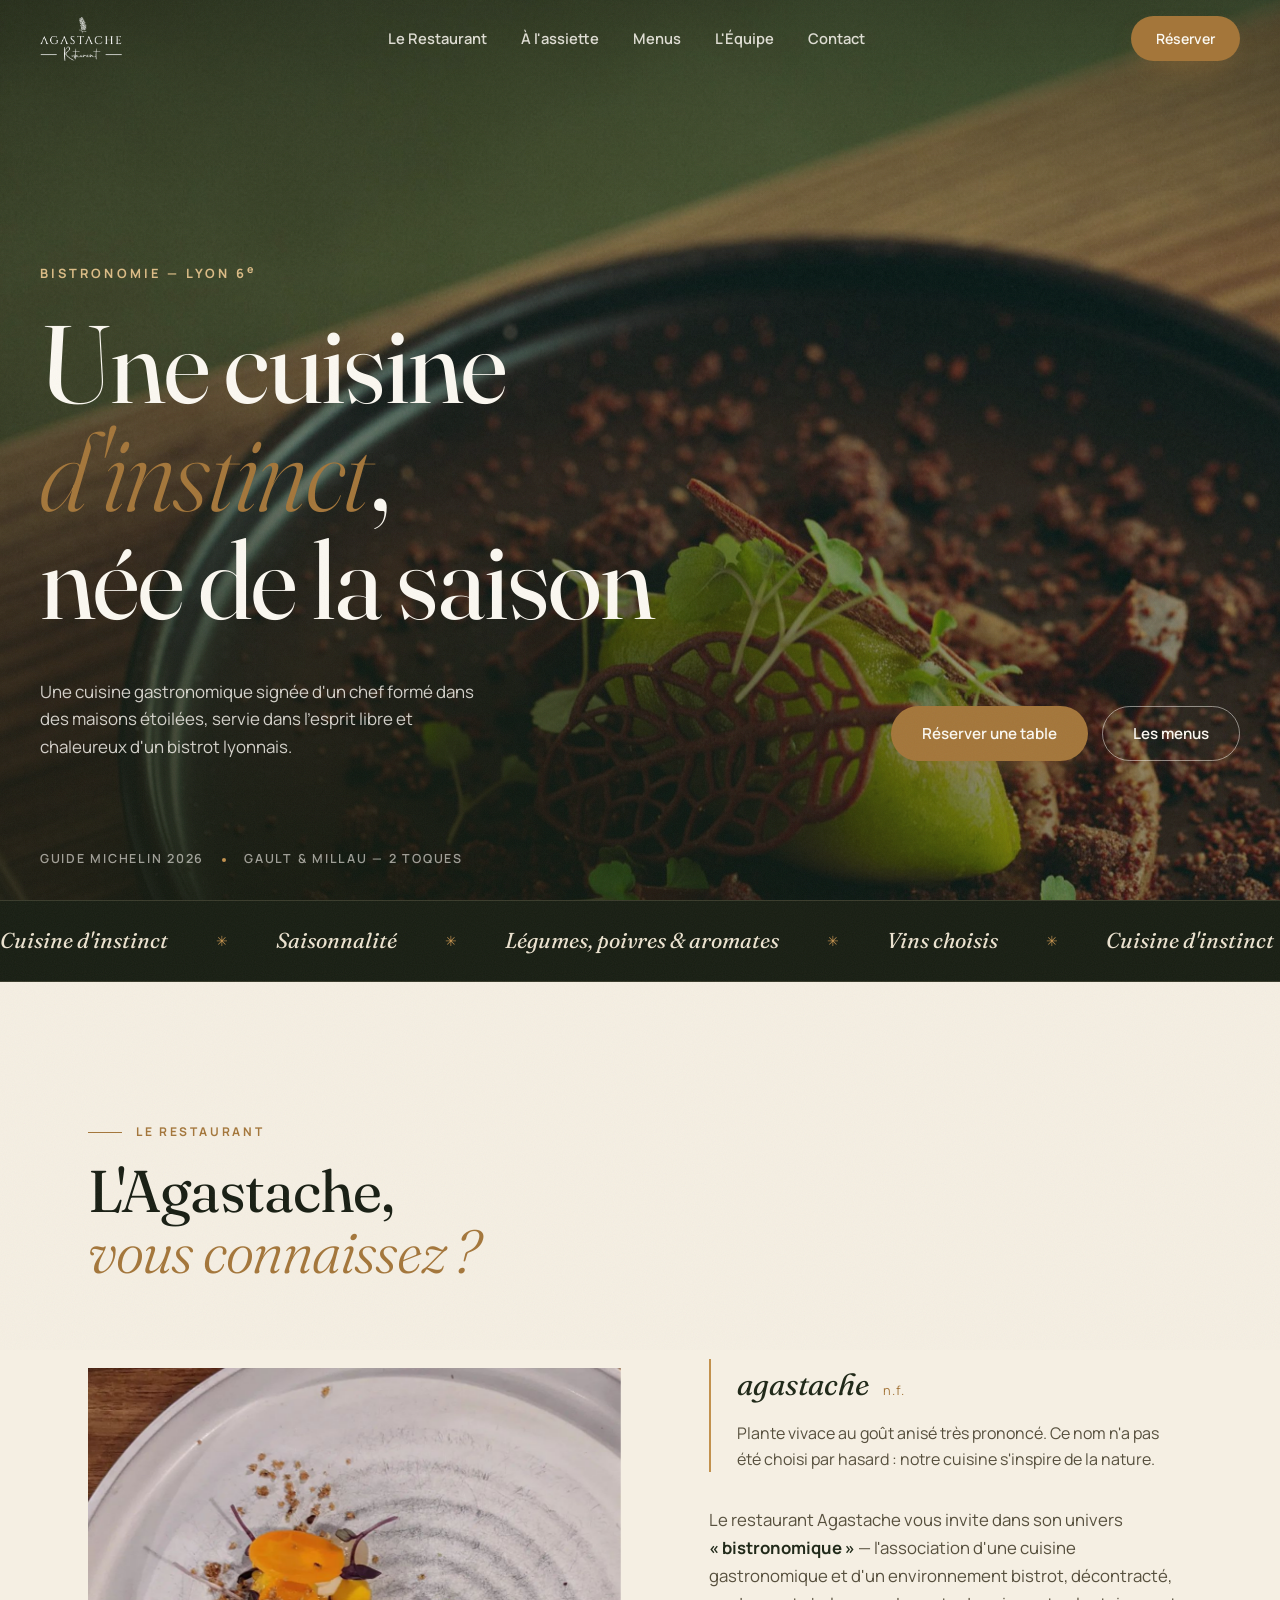
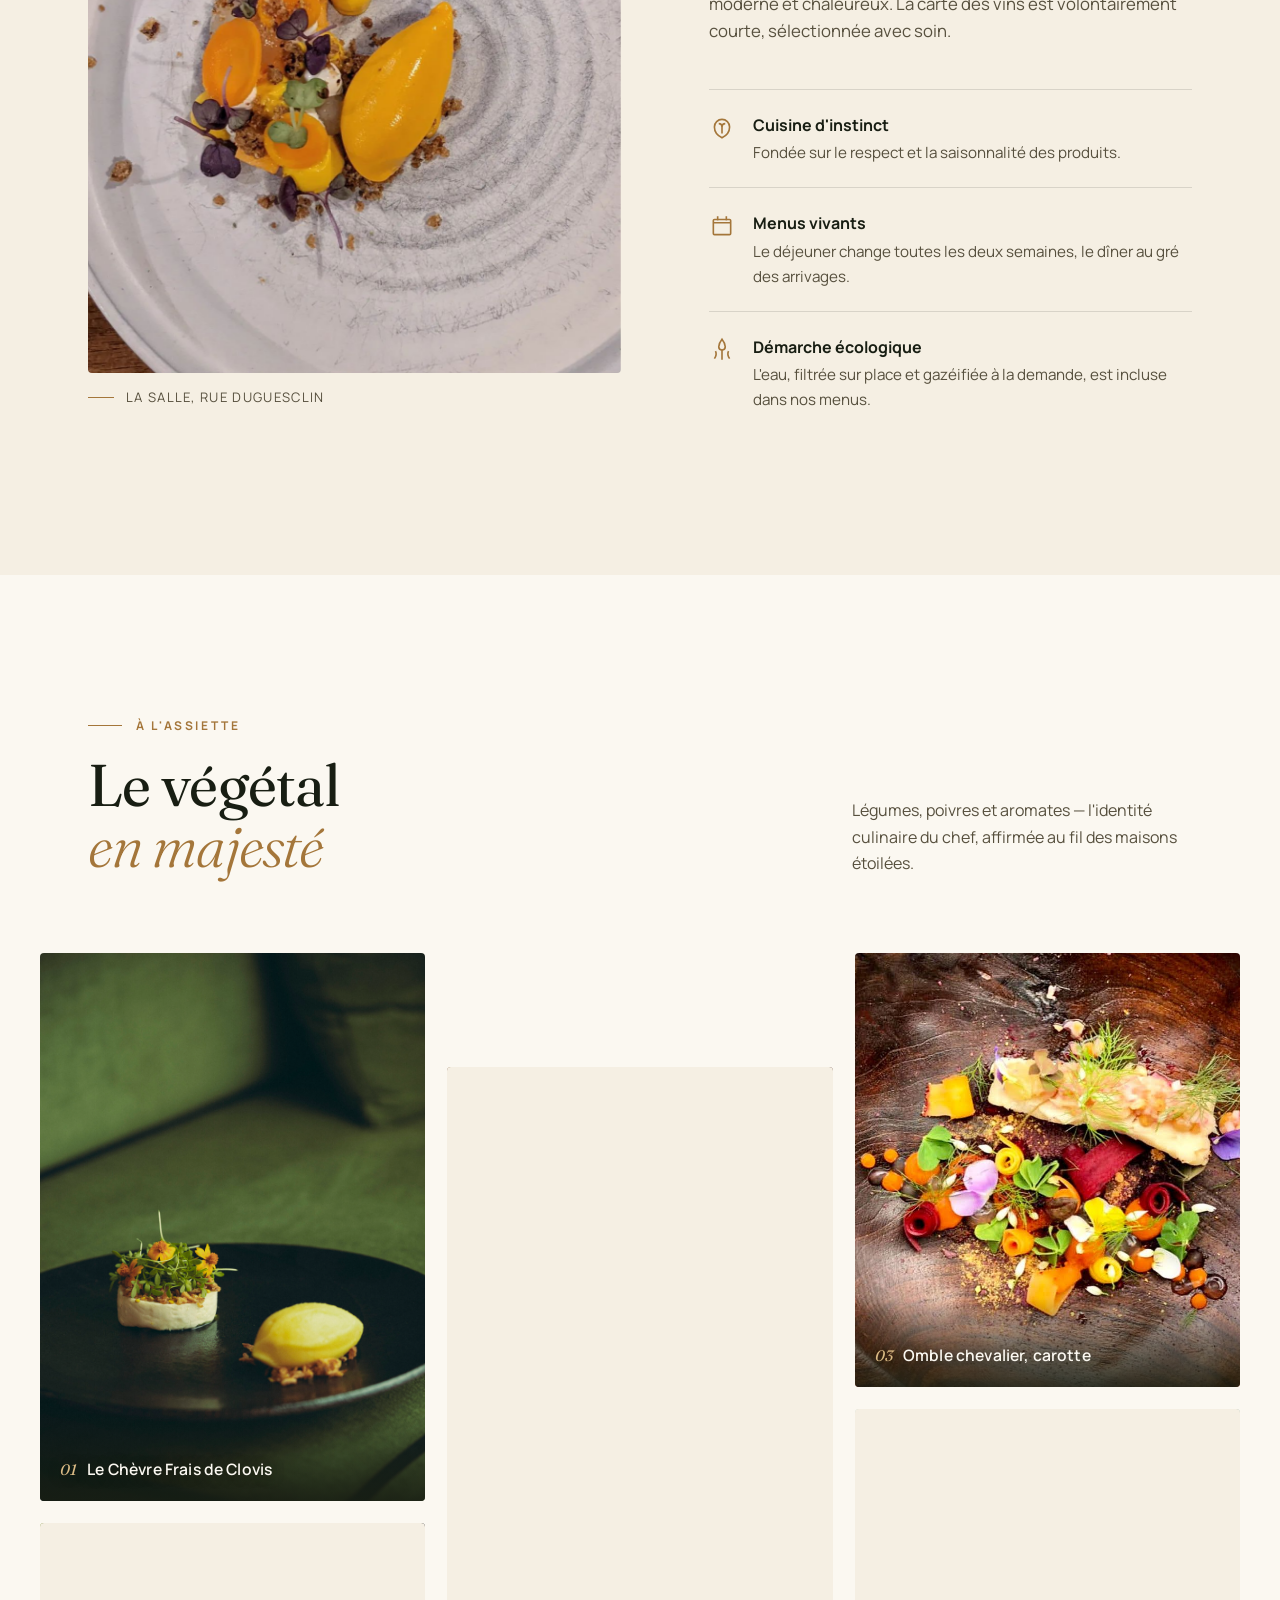
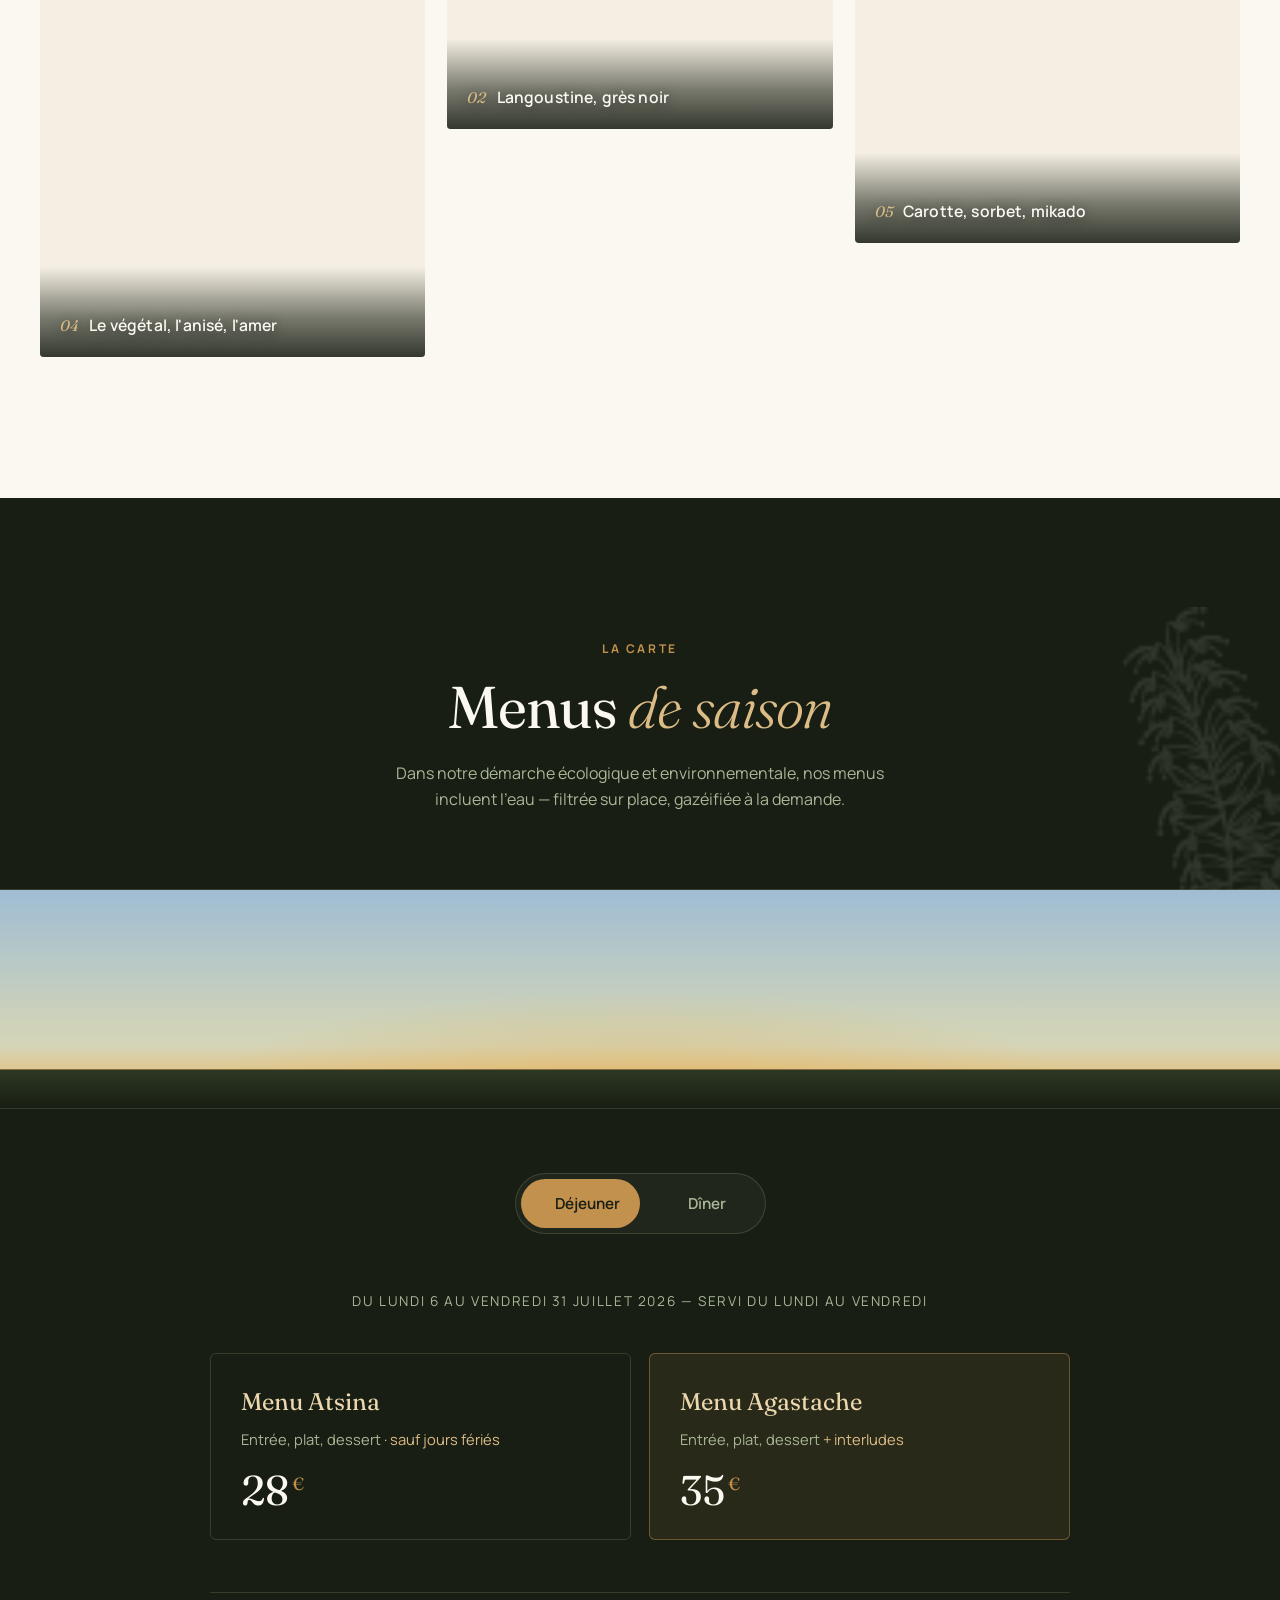
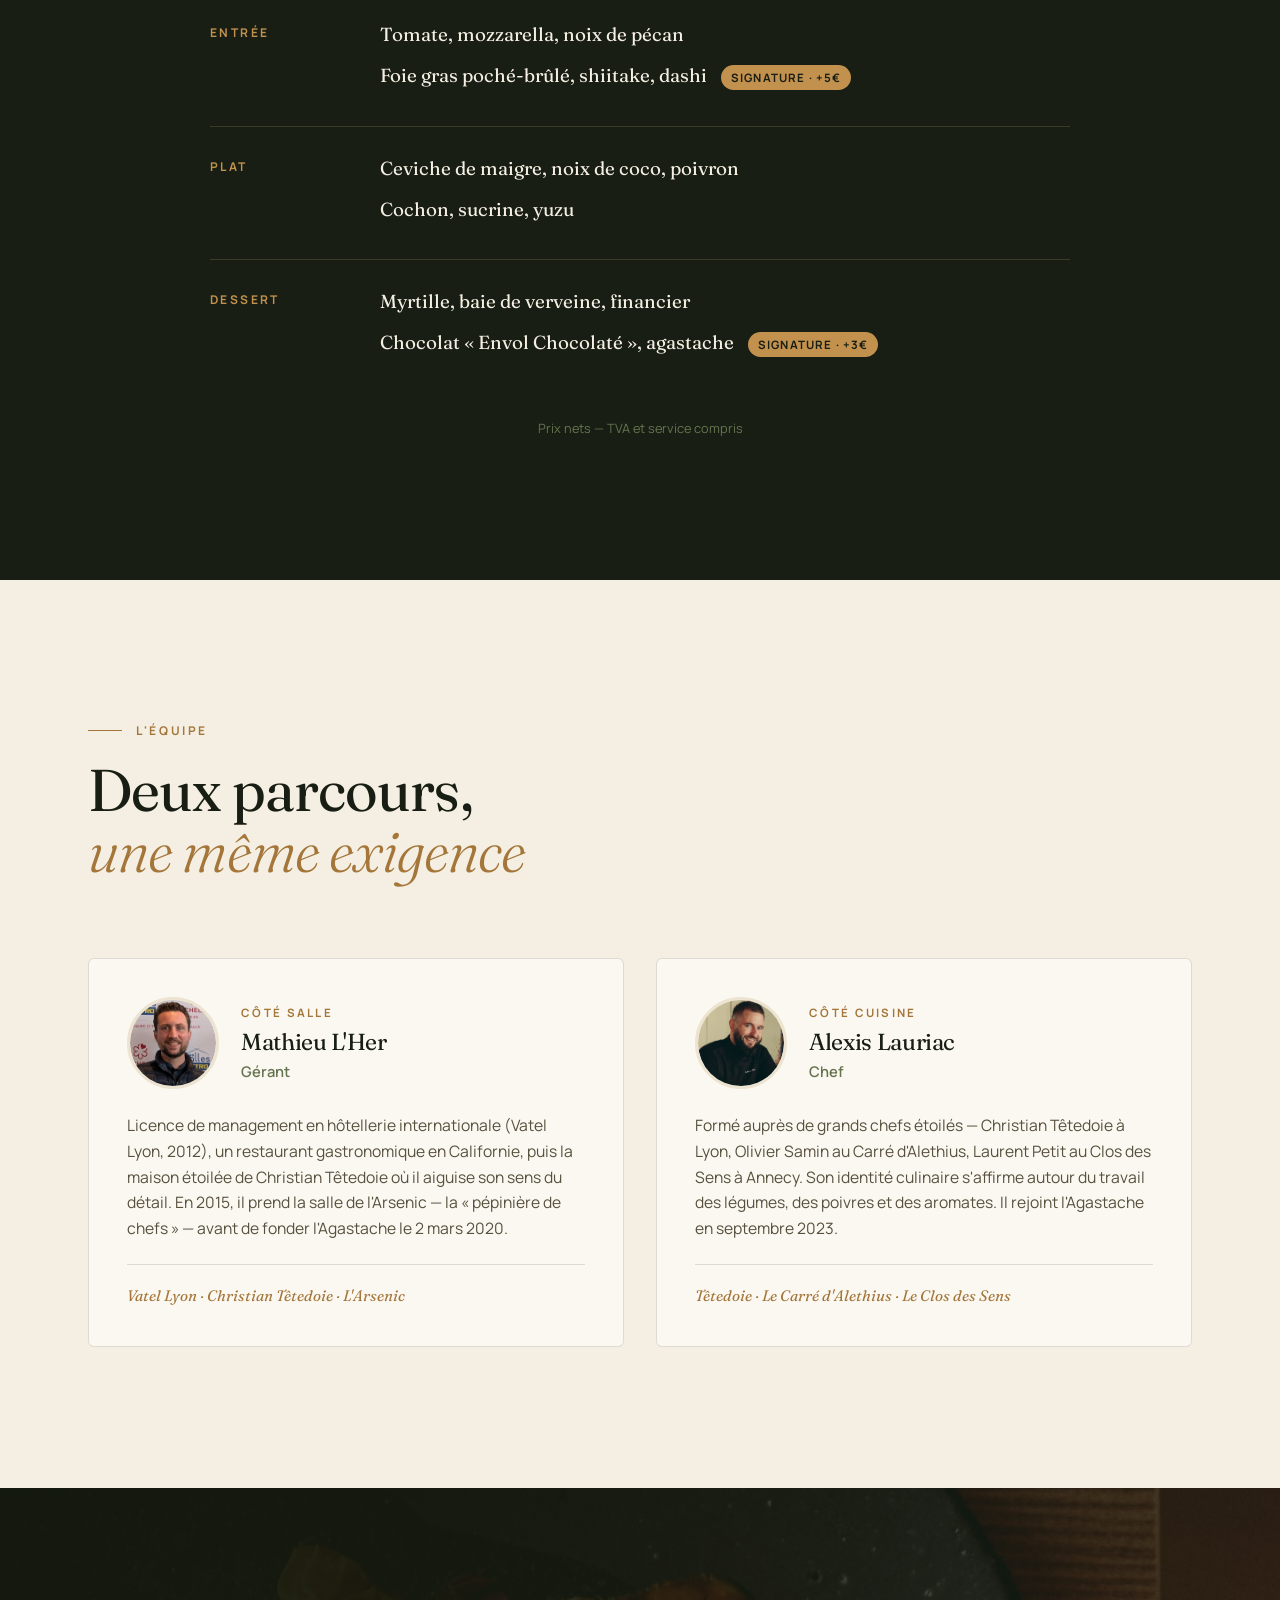
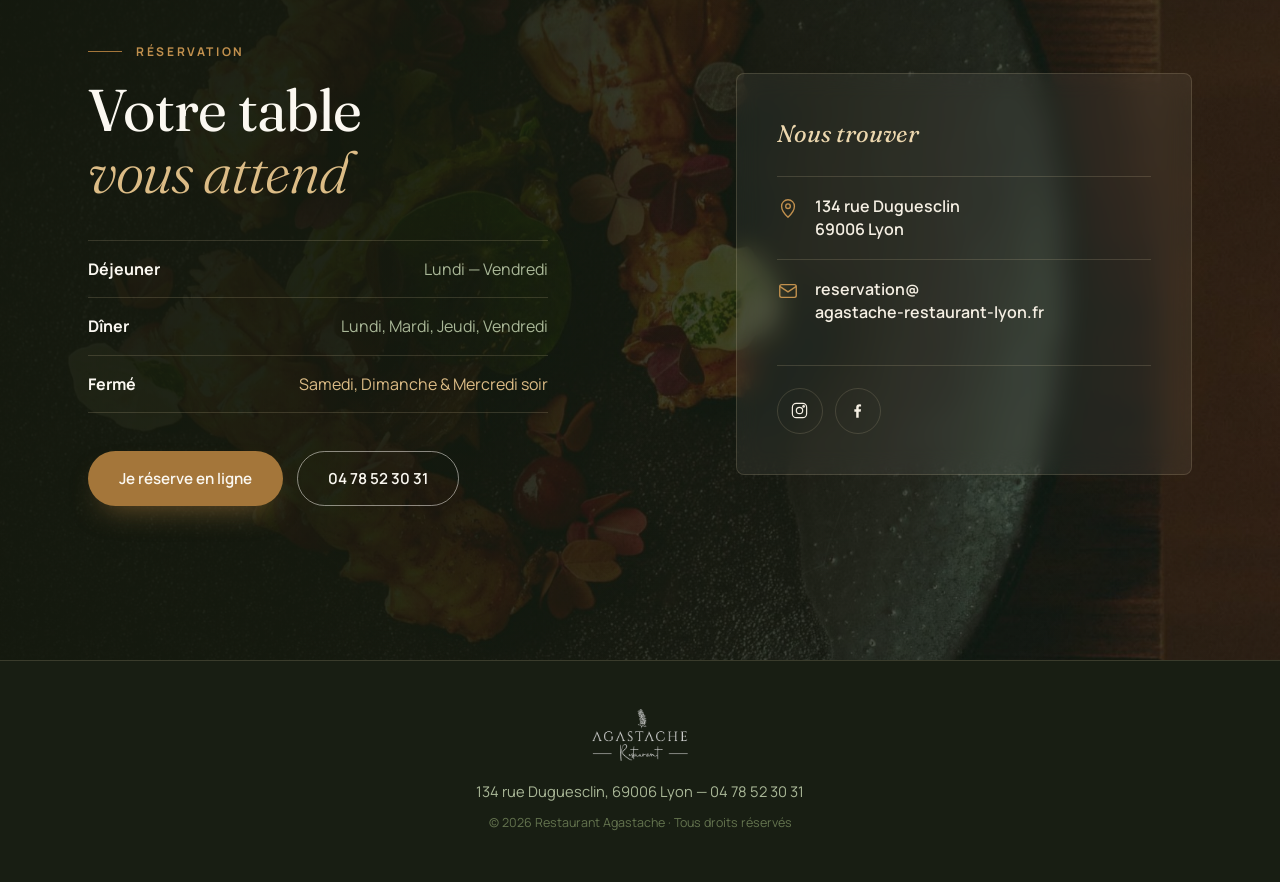
<file: index.html>
<!doctype html>
<html lang="fr">
<head>
<meta charset="UTF-8" />
<meta name="viewport" content="width=device-width, initial-scale=1" />
<title>Agastache — Restaurant Bistronomique à Lyon</title>
<meta name="description" content="L'Agastache, restaurant bistronomique à Lyon 6e. Cuisine d'instinct, saisonnalité et produits sélectionnés. Déjeuner &amp; dîner du lundi au vendredi." />
<link rel="icon" href="images/feuille.png" />
<link rel="preconnect" href="https://fonts.googleapis.com" />
<link rel="preconnect" href="https://fonts.gstatic.com" crossorigin />
<link href="https://fonts.googleapis.com/css2?family=Fraunces:ital,opsz,wght@0,9..144,300;0,9..144,400;0,9..144,500;0,9..144,600;1,9..144,300;1,9..144,400;1,9..144,500&family=Manrope:wght@400;500;600;700&display=swap" rel="stylesheet" />
<link rel="stylesheet" href="styles.css" />
</head>
<body>

<a class="skip-link" href="#main">Passer au contenu principal</a>
<div class="progress" aria-hidden="true"><span id="progress-bar"></span></div>

<header class="site-header" id="site-header">
  <div class="header-inner">
    <a href="#top" class="brand" aria-label="Agastache — Accueil">
      <img src="images/logo.png" alt="" class="brand-mark" />
    </a>

    <nav class="main-nav" aria-label="Navigation principale">
      <a href="#restaurant"><span data-text="Le Restaurant">Le Restaurant</span></a>
      <a href="#assiette"><span data-text="À l'assiette">À l'assiette</span></a>
      <a href="#menus"><span data-text="Menus">Menus</span></a>
      <a href="#equipe"><span data-text="L'Équipe">L'Équipe</span></a>
      <a href="#reservation"><span data-text="Contact">Contact</span></a>
    </nav>

    <div class="header-actions">
      <a class="btn btn-primary btn-small" href="reservation.html">Réserver</a>
      <button class="nav-toggle" id="nav-toggle" aria-expanded="false" aria-controls="mobile-nav" aria-label="Ouvrir le menu">
        <span></span><span></span>
      </button>
    </div>
  </div>
</header>

<div class="mobile-nav" id="mobile-nav" aria-hidden="true">
  <nav aria-label="Navigation mobile">
    <a href="#restaurant" style="--i:0">Le Restaurant</a>
    <a href="#assiette" style="--i:1">À l'assiette</a>
    <a href="#menus" style="--i:2">Menus</a>
    <a href="#equipe" style="--i:3">L'Équipe</a>
    <a href="reservation.html" style="--i:4">Réservation</a>
  </nav>
  <div class="mobile-nav-foot" style="--i:5">
    <a href="tel:+33478523031">04 78 52 30 31</a>
    <p>134 rue Duguesclin, Lyon 6e</p>
  </div>
</div>

<main id="main">

  <!-- ============ HERO ============ -->
  <section class="hero" id="top">
    <div class="hero-media" data-parallax="0.25">
      <img src="images/plat-web-20.jpg" alt="Dessert chocolat, sorbet agastache — restaurant Agastache" />
    </div>
    <div class="hero-scrim"></div>

    <div class="hero-content">
      <p class="hero-kicker reveal-line"><span>Bistronomie — Lyon 6<sup>e</sup></span></p>
      <h1>
        <span class="h1-line"><span>Une cuisine</span></span>
        <span class="h1-line"><span><em>d'instinct</em>,</span></span>
        <span class="h1-line"><span>née de la saison</span></span>
      </h1>
      <div class="hero-foot">
        <p class="hero-lede">
          Une cuisine gastronomique signée d'un chef formé dans des maisons
          étoilées, servie dans l'esprit libre et chaleureux d'un bistrot lyonnais.
        </p>
        <div class="hero-actions">
          <a href="reservation.html" class="btn btn-primary">Réserver une table</a>
          <a href="#menus" class="btn btn-ghost">Les menus</a>
        </div>
      </div>
    </div>

    <div class="hero-badges" aria-label="Distinctions">
      <span>Guide Michelin 2026</span>
      <i></i>
      <span>Gault &amp; Millau — 2 toques</span>
    </div>
  </section>

  <!-- ============ MARQUEE ============ -->
  <div class="marquee" aria-hidden="true">
    <div class="marquee-track">
      <span>Cuisine d'instinct</span><i>✳</i><span>Saisonnalité</span><i>✳</i><span>Légumes, poivres &amp; aromates</span><i>✳</i><span>Vins choisis</span><i>✳</i>
      <span>Cuisine d'instinct</span><i>✳</i><span>Saisonnalité</span><i>✳</i><span>Légumes, poivres &amp; aromates</span><i>✳</i><span>Vins choisis</span><i>✳</i>
      <span>Cuisine d'instinct</span><i>✳</i><span>Saisonnalité</span><i>✳</i><span>Légumes, poivres &amp; aromates</span><i>✳</i><span>Vins choisis</span><i>✳</i>
    </div>
  </div>

  <!-- ============ LE RESTAURANT ============ -->
  <section class="section presentation" id="restaurant">
    <div class="container">
      <div class="section-head">
        <p class="eyebrow reveal">Le restaurant</p>
        <h2 class="reveal">L'Agastache,<br /><em>vous connaissez&nbsp;?</em></h2>
      </div>

      <div class="presentation-grid">
        <figure class="presentation-photo reveal-img">
          <div class="img-mask">
            <img src="images/salle.jpg" alt="La salle du restaurant Agastache, lumineuse et chaleureuse" data-parallax="0.12" />
          </div>
          <figcaption>La salle, rue Duguesclin</figcaption>
        </figure>

        <div class="presentation-body">
          <div class="definition reveal">
            <p class="definition-word">agastache <span>n.f.</span></p>
            <p class="definition-text">
              Plante vivace au goût anisé très prononcé. Ce nom n'a pas été
              choisi par hasard&nbsp;: notre cuisine s'inspire de la nature.
            </p>
          </div>

          <p class="body-text reveal">
            Le restaurant Agastache vous invite dans son univers
            <strong>«&nbsp;bistronomique&nbsp;»</strong>&nbsp;— l'association d'une cuisine
            gastronomique et d'un environnement bistrot, décontracté, moderne
            et chaleureux. La carte des vins est volontairement courte,
            sélectionnée avec soin.
          </p>

          <ul class="value-list">
            <li class="reveal">
              <svg viewBox="0 0 24 24" fill="none" stroke="currentColor" stroke-width="1.5" aria-hidden="true"><path d="M12 21c-4-2-7-6-7-10a7 7 0 0 1 14 0c0 4-3 8-7 10Z"/><path d="M12 11v6"/><path d="M9 8c1.5 0 3 1 3 3 0-2 1.5-3 3-3"/></svg>
              <div>
                <p class="value-title">Cuisine d'instinct</p>
                <p class="value-desc">Fondée sur le respect et la saisonnalité des produits.</p>
              </div>
            </li>
            <li class="reveal">
              <svg viewBox="0 0 24 24" fill="none" stroke="currentColor" stroke-width="1.5" aria-hidden="true"><path d="M8 3v4M16 3v4M4 9h16M5 6h14a1 1 0 0 1 1 1v12a1 1 0 0 1-1 1H5a1 1 0 0 1-1-1V7a1 1 0 0 1 1-1Z"/></svg>
              <div>
                <p class="value-title">Menus vivants</p>
                <p class="value-desc">Le déjeuner change toutes les deux semaines, le dîner au gré des arrivages.</p>
              </div>
            </li>
            <li class="reveal">
              <svg viewBox="0 0 24 24" fill="none" stroke="currentColor" stroke-width="1.5" aria-hidden="true"><path d="M12 2c2 2.5 3 5 3 7a3 3 0 1 1-6 0c0-2 1-4.5 3-7Z"/><path d="M6 13c1 2 1 4-1 7M18 13c-1 2-1 4 1 7M12 12v9"/></svg>
              <div>
                <p class="value-title">Démarche écologique</p>
                <p class="value-desc">L'eau, filtrée sur place et gazéifiée à la demande, est incluse dans nos menus.</p>
              </div>
            </li>
          </ul>
        </div>
      </div>
    </div>
  </section>

  <!-- ============ GALERIE ============ -->
  <section class="section gallery" id="assiette">
    <div class="container">
      <div class="section-head between">
        <div>
          <p class="eyebrow reveal">À l'assiette</p>
          <h2 class="reveal">Le végétal<br /><em>en majesté</em></h2>
        </div>
        <p class="section-note reveal">
          Légumes, poivres et aromates — l'identité culinaire du chef,
          affirmée au fil des maisons étoilées.
        </p>
      </div>
    </div>

    <div class="gallery-grid container-wide">
      <figure class="g-item g-a reveal-img">
        <div class="img-mask"><img src="images/plat-signature-hd.jpg" alt="Le Chèvre Frais de Clovis" loading="lazy" /></div>
        <figcaption><span>01</span>Le Chèvre Frais de Clovis</figcaption>
      </figure>
      <figure class="g-item g-b reveal-img">
        <div class="img-mask"><img src="images/plat-web-21.jpg" alt="Langoustine, assiette de grès noir" loading="lazy" /></div>
        <figcaption><span>02</span>Langoustine, grès noir</figcaption>
      </figure>
      <figure class="g-item g-c reveal-img">
        <div class="img-mask"><img src="images/omble-carotte.jpg" alt="Omble chevalier, carotte, fleurs comestibles" loading="lazy" /></div>
        <figcaption><span>03</span>Omble chevalier, carotte</figcaption>
      </figure>
      <figure class="g-item g-d reveal-img">
        <div class="img-mask"><img src="images/agastache-10.jpg" alt="Détail d'un plat, herbes fraîches et tuile de chocolat" loading="lazy" /></div>
        <figcaption><span>04</span>Le végétal, l'anisé, l'amer</figcaption>
      </figure>
      <figure class="g-item g-e reveal-img">
        <div class="img-mask"><img src="images/plat-web-3.jpg" alt="Sorbet carotte, mikado, jeunes pousses" loading="lazy" /></div>
        <figcaption><span>05</span>Carotte, sorbet, mikado</figcaption>
      </figure>
    </div>
  </section>

  <!-- ============ MENUS ============ -->
  <section class="section menus" id="menus">
    <img src="images/feuille.png" alt="" class="menus-leaf" data-parallax="0.18" />
    <div class="container">
      <div class="section-head center-head">
        <p class="eyebrow reveal">La carte</p>
        <h2 class="reveal">Menus <em>de saison</em></h2>
        <p class="section-note reveal">
          Dans notre démarche écologique et environnementale, nos menus
          incluent l'eau — filtrée sur place, gazéifiée à la demande.
        </p>
      </div>

    </div>

    <div class="sky-scene reveal" id="sky-scene" aria-hidden="true">
      <div class="sky-stars">
        <i></i><i></i><i></i><i></i><i></i><i></i><i></i><i></i><i></i><i></i><i></i><i></i><i></i><i></i>
      </div>
      <div class="sky-orbit">
        <span class="sky-sun">
          <svg viewBox="0 0 64 64" fill="none" stroke="currentColor" stroke-width="2.4" stroke-linecap="round"><circle cx="32" cy="32" r="13" fill="currentColor" stroke="none"/><path d="M32 6v8M32 50v8M6 32h8M50 32h8M13.6 13.6l5.7 5.7M44.7 44.7l5.7 5.7M50.4 13.6l-5.7 5.7M19.3 44.7l-5.7 5.7"/></svg>
        </span>
        <span class="sky-moon">
          <svg viewBox="0 0 64 64" fill="currentColor"><path d="M41 8a26 26 0 1 0 15 40A22 22 0 0 1 41 8Z"/></svg>
        </span>
      </div>
      <div class="sky-horizon"></div>
    </div>

    <div class="container">
      <div class="menu-tabs reveal" role="tablist" aria-label="Choix du menu">
        <button role="tab" id="tab-dejeuner" aria-selected="true" aria-controls="panel-dejeuner" class="menu-tab is-active">Déjeuner</button>
        <button role="tab" id="tab-diner" aria-selected="false" aria-controls="panel-diner" class="menu-tab">Dîner</button>
        <span class="menu-tab-ink" id="menu-tab-ink" aria-hidden="true"></span>
      </div>

      <div class="menu-panels">
        <div class="menu-panel is-active" id="panel-dejeuner" role="tabpanel" aria-labelledby="tab-dejeuner">
          <p class="menu-period">Du lundi 6 au vendredi 31 juillet 2026 — servi du lundi au vendredi</p>

          <div class="menu-formulas">
            <div class="formula">
              <p class="formula-name">Menu Atsina</p>
              <p class="formula-detail">Entrée, plat, dessert <span>· sauf jours fériés</span></p>
              <p class="formula-price">28<sup>€</sup></p>
            </div>
            <div class="formula formula-featured">
              <p class="formula-name">Menu Agastache</p>
              <p class="formula-detail">Entrée, plat, dessert <span>+ interludes</span></p>
              <p class="formula-price">35<sup>€</sup></p>
            </div>
          </div>

          <div class="menu-courses">
            <div class="course">
              <p class="course-label">Entrée</p>
              <ul>
                <li>Tomate, mozzarella, noix de pécan</li>
                <li class="signature">Foie gras poché-brûlé, shiitake, dashi <span>signature · +5€</span></li>
              </ul>
            </div>
            <div class="course">
              <p class="course-label">Plat</p>
              <ul>
                <li>Ceviche de maigre, noix de coco, poivron</li>
                <li>Cochon, sucrine, yuzu</li>
              </ul>
            </div>
            <div class="course">
              <p class="course-label">Dessert</p>
              <ul>
                <li>Myrtille, baie de verveine, financier</li>
                <li class="signature">Chocolat «&nbsp;Envol Chocolaté&nbsp;», agastache <span>signature · +3€</span></li>
              </ul>
            </div>
          </div>
          <p class="menu-note">Prix nets — TVA et service compris</p>
        </div>

        <div class="menu-panel" id="panel-diner" role="tabpanel" aria-labelledby="tab-diner" hidden>
          <p class="menu-period">Juillet – Août 2026 — servi lundi, mardi, jeudi et vendredi soir</p>

          <div class="menu-formulas">
            <div class="formula">
              <p class="formula-name">Menu Atsina</p>
              <p class="formula-detail">Entrée, plat, dessert <span>+ interludes</span></p>
              <p class="formula-price">42<sup>€</sup></p>
            </div>
            <div class="formula formula-featured">
              <p class="formula-name">Menu Agastache</p>
              <p class="formula-detail">Entrée, deux plats, dessert <span>+ interludes</span></p>
              <p class="formula-price">50<sup>€</sup></p>
            </div>
          </div>

          <div class="menu-courses">
            <div class="course">
              <p class="course-label">Entrée</p>
              <ul>
                <li>Moule, noix de coco, gingembre</li>
                <li>Brocoli, menthe, mozzarella</li>
                <li class="signature">Foie gras poché-brûlé, shiitake, dashi <span>signature · +5€</span></li>
              </ul>
            </div>
            <div class="course">
              <p class="course-label">Plat</p>
              <ul>
                <li>Sériole, fenouil, fraise</li>
                <li>Volaille des Dombes, céleri, sarriette</li>
                <li>Suggestion selon les arrivages</li>
              </ul>
            </div>
            <div class="course">
              <p class="course-label">Dessert</p>
              <ul>
                <li>Chocolat, cassis, piment</li>
                <li>Framboise, verveine, amande</li>
                <li class="signature">Chocolat «&nbsp;Envol Chocolaté&nbsp;», agastache <span>signature · +3€</span></li>
              </ul>
            </div>
          </div>
          <p class="menu-note">Prix nets — TVA et service compris</p>
        </div>
      </div>
    </div>
  </section>

  <!-- ============ ÉQUIPE ============ -->
  <section class="section team" id="equipe">
    <div class="container">
      <div class="section-head">
        <p class="eyebrow reveal">L'équipe</p>
        <h2 class="reveal">Deux parcours,<br /><em>une même exigence</em></h2>
      </div>

      <div class="team-grid">
        <article class="team-card reveal">
          <div class="team-top">
            <div class="team-photo"><img src="images/mathieu.png" alt="Portrait de Mathieu L'Her" /></div>
            <div>
              <p class="team-role">Côté salle</p>
              <h3>Mathieu L'Her</h3>
              <p class="team-title">Gérant</p>
            </div>
          </div>
          <p class="team-bio">
            Licence de management en hôtellerie internationale (Vatel Lyon, 2012),
            un restaurant gastronomique en Californie, puis la maison étoilée de
            Christian Têtedoie où il aiguise son sens du détail. En 2015, il prend
            la salle de l'Arsenic — la «&nbsp;pépinière de chefs&nbsp;» — avant de fonder
            l'Agastache le 2&nbsp;mars&nbsp;2020.
          </p>
          <p class="team-houses">Vatel Lyon · Christian Têtedoie · L'Arsenic</p>
        </article>

        <article class="team-card reveal">
          <div class="team-top">
            <div class="team-photo"><img src="images/alexis.png" alt="Portrait d'Alexis Lauriac" /></div>
            <div>
              <p class="team-role">Côté cuisine</p>
              <h3>Alexis Lauriac</h3>
              <p class="team-title">Chef</p>
            </div>
          </div>
          <p class="team-bio">
            Formé auprès de grands chefs étoilés — Christian Têtedoie à Lyon,
            Olivier Samin au Carré d'Alethius, Laurent Petit au Clos des Sens à
            Annecy. Son identité culinaire s'affirme autour du travail des
            légumes, des poivres et des aromates. Il rejoint l'Agastache en
            septembre&nbsp;2023.
          </p>
          <p class="team-houses">Têtedoie · Le Carré d'Alethius · Le Clos des Sens</p>
        </article>
      </div>
    </div>
  </section>

  <!-- ============ RÉSERVATION ============ -->
  <section class="reservation" id="reservation">
    <div class="reservation-media" data-parallax="0.2">
      <img src="images/plat-web-21.jpg" alt="" loading="lazy" />
    </div>
    <div class="reservation-scrim"></div>

    <div class="container reservation-inner">
      <div class="reservation-text">
        <p class="eyebrow reveal">Réservation</p>
        <h2 class="reveal">Votre table<br /><em>vous attend</em></h2>

        <dl class="hours-list reveal">
          <div class="hours-row"><dt>Déjeuner</dt><dd>Lundi — Vendredi</dd></div>
          <div class="hours-row"><dt>Dîner</dt><dd>Lundi, Mardi, Jeudi, Vendredi</dd></div>
          <div class="hours-row hours-closed"><dt>Fermé</dt><dd>Samedi, Dimanche &amp; Mercredi soir</dd></div>
        </dl>

        <div class="hero-actions reveal">
          <a href="reservation.html" class="btn btn-primary">Je réserve en ligne</a>
          <a href="tel:+33478523031" class="btn btn-ghost">04 78 52 30 31</a>
        </div>
      </div>

      <div class="reservation-card reveal">
        <p class="reservation-card-title">Nous trouver</p>
        <a href="https://maps.google.com/?q=134+rue+Duguesclin,+69006+Lyon" class="reservation-line" target="_blank" rel="noopener">
          <svg viewBox="0 0 24 24" fill="none" stroke="currentColor" stroke-width="1.5" aria-hidden="true"><path d="M12 22s7-6.5 7-12a7 7 0 1 0-14 0c0 5.5 7 12 7 12Z"/><circle cx="12" cy="10" r="2.5"/></svg>
          <span>134 rue Duguesclin<br />69006 Lyon</span>
        </a>
        <a href="mailto:reservation@agastache-restaurant-lyon.fr" class="reservation-line">
          <svg viewBox="0 0 24 24" fill="none" stroke="currentColor" stroke-width="1.5" aria-hidden="true"><rect x="3" y="5" width="18" height="14" rx="2"/><path d="m3 7 9 6 9-6"/></svg>
          <span>reservation@<br />agastache-restaurant-lyon.fr</span>
        </a>
        <div class="reservation-social">
          <a href="https://www.instagram.com/agastache_restaurant_lyon/" target="_blank" rel="noopener" aria-label="Instagram">
            <svg viewBox="0 0 24 24" fill="none" stroke="currentColor" stroke-width="1.5" aria-hidden="true"><rect x="3" y="3" width="18" height="18" rx="5"/><circle cx="12" cy="12" r="4"/><circle cx="17.2" cy="6.8" r="1"/></svg>
          </a>
          <a href="https://www.facebook.com/Agastache-Restaurant-102006594689077/" target="_blank" rel="noopener" aria-label="Facebook">
            <svg viewBox="0 0 24 24" fill="currentColor" aria-hidden="true"><path d="M13.5 21v-7.5H16l.5-3H13.5V8.5c0-.87.24-1.46 1.5-1.46H16.5V4.35A20.6 20.6 0 0 0 14.2 4.2c-2.27 0-3.83 1.39-3.83 3.93v2.37H8v3h2.37V21h3.13Z"/></svg>
          </a>
        </div>
      </div>
    </div>
  </section>

</main>

<footer class="site-footer">
  <div class="container footer-inner">
    <img src="images/logo.png" alt="Agastache Restaurant" class="footer-mark" />
    <p class="footer-line">134 rue Duguesclin, 69006 Lyon — 04 78 52 30 31</p>
    <p class="footer-legal">&copy; <span id="year"></span> Restaurant Agastache · Tous droits réservés</p>
  </div>
</footer>

<script src="script.js"></script>
</body>
</html>
</file>
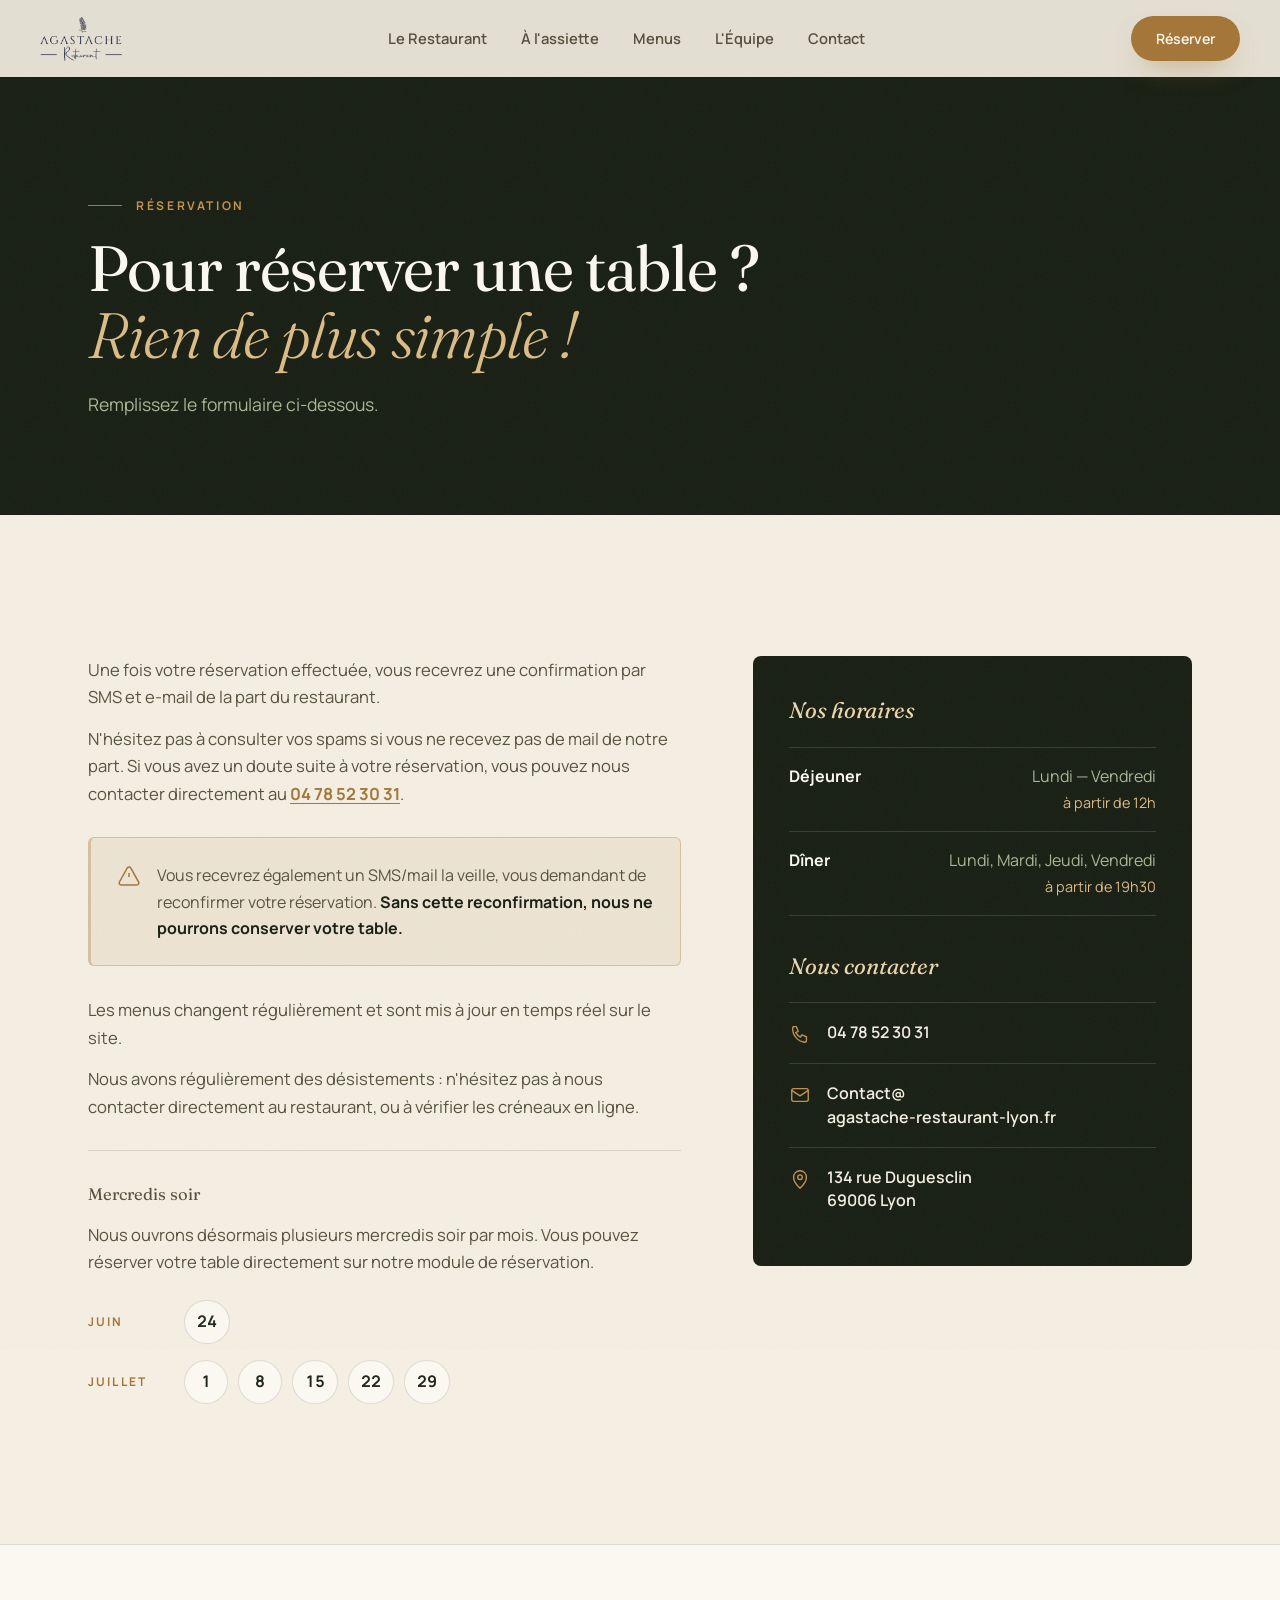
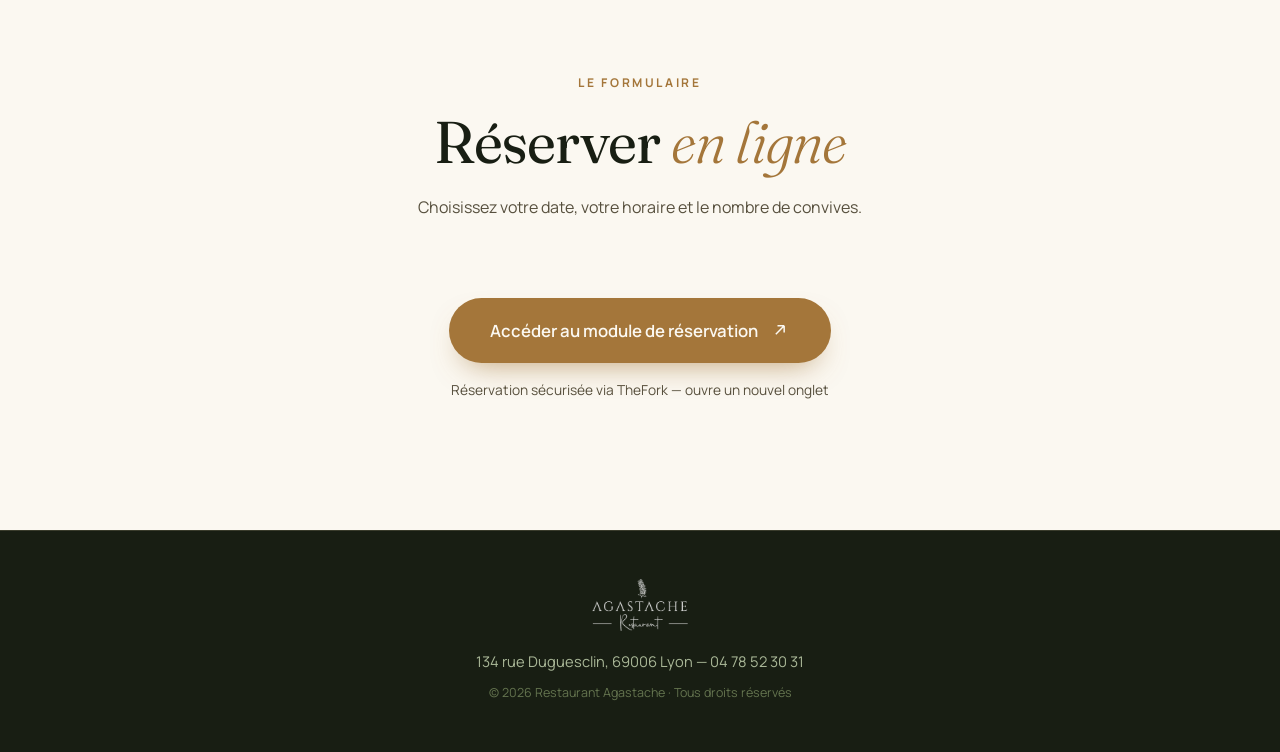
<file: reservation.html>
<!doctype html>
<html lang="fr">
<head>
<meta charset="UTF-8" />
<meta name="viewport" content="width=device-width, initial-scale=1" />
<title>Réserver une table — Agastache, Restaurant à Lyon</title>
<meta name="description" content="Réservez votre table au restaurant Agastache, Lyon 6e. Déjeuner du lundi au vendredi dès 12h, dîner lundi, mardi, jeudi et vendredi dès 19h30." />
<link rel="icon" href="images/feuille.png" />
<link rel="preconnect" href="https://fonts.googleapis.com" />
<link rel="preconnect" href="https://fonts.gstatic.com" crossorigin />
<link href="https://fonts.googleapis.com/css2?family=Fraunces:ital,opsz,wght@0,9..144,300;0,9..144,400;0,9..144,500;0,9..144,600;1,9..144,300;1,9..144,400;1,9..144,500&family=Manrope:wght@400;500;600;700&display=swap" rel="stylesheet" />
<link rel="stylesheet" href="styles.css" />
</head>
<body class="page-reservation">

<a class="skip-link" href="#main">Passer au contenu principal</a>
<div class="progress" aria-hidden="true"><span id="progress-bar"></span></div>

<header class="site-header is-solid" id="site-header">
  <div class="header-inner">
    <a href="index.html" class="brand" aria-label="Agastache — Accueil">
      <img src="images/logo.png" alt="" class="brand-mark" />
    </a>

    <nav class="main-nav" aria-label="Navigation principale">
      <a href="index.html#restaurant"><span data-text="Le Restaurant">Le Restaurant</span></a>
      <a href="index.html#assiette"><span data-text="À l'assiette">À l'assiette</span></a>
      <a href="index.html#menus"><span data-text="Menus">Menus</span></a>
      <a href="index.html#equipe"><span data-text="L'Équipe">L'Équipe</span></a>
      <a href="index.html#reservation"><span data-text="Contact">Contact</span></a>
    </nav>

    <div class="header-actions">
      <a class="btn btn-primary btn-small" href="#module">Réserver</a>
      <button class="nav-toggle" id="nav-toggle" aria-expanded="false" aria-controls="mobile-nav" aria-label="Ouvrir le menu">
        <span></span><span></span>
      </button>
    </div>
  </div>
</header>

<div class="mobile-nav" id="mobile-nav" aria-hidden="true">
  <nav aria-label="Navigation mobile">
    <a href="index.html#restaurant" style="--i:0">Le Restaurant</a>
    <a href="index.html#assiette" style="--i:1">À l'assiette</a>
    <a href="index.html#menus" style="--i:2">Menus</a>
    <a href="index.html#equipe" style="--i:3">L'Équipe</a>
    <a href="#module" style="--i:4">Réserver</a>
  </nav>
  <div class="mobile-nav-foot" style="--i:5">
    <a href="tel:+33478523031">04 78 52 30 31</a>
    <p>134 rue Duguesclin, Lyon 6e</p>
  </div>
</div>

<main id="main">

  <section class="res-hero">
    <div class="container">
      <p class="eyebrow reveal">Réservation</p>
      <h1 class="res-title reveal">Pour réserver une table&nbsp;?<br /><em>Rien de plus simple&nbsp;!</em></h1>
      <p class="res-lede reveal">Remplissez le formulaire ci-dessous.</p>
    </div>
  </section>

  <section class="section res-body">
    <div class="container res-grid">

      <div class="res-main">
        <div class="res-block reveal">
          <p>
            Une fois votre réservation effectuée, vous recevrez une confirmation
            par SMS et e-mail de la part du restaurant.
          </p>
          <p>
            N'hésitez pas à consulter vos spams si vous ne recevez pas de mail de
            notre part. Si vous avez un doute suite à votre réservation, vous
            pouvez nous contacter directement au
            <a href="tel:+33478523031">04 78 52 30 31</a>.
          </p>
        </div>

        <div class="res-callout reveal">
          <svg viewBox="0 0 24 24" fill="none" stroke="currentColor" stroke-width="1.5" aria-hidden="true"><path d="M12 9v4"/><path d="M12 16.5h.01"/><path d="M10.3 3.9 2.4 18a2 2 0 0 0 1.7 3h15.8a2 2 0 0 0 1.7-3L13.7 3.9a2 2 0 0 0-3.4 0Z"/></svg>
          <p>
            Vous recevrez également un SMS/mail la veille, vous demandant de
            reconfirmer votre réservation. <strong>Sans cette reconfirmation,
            nous ne pourrons conserver votre table.</strong>
          </p>
        </div>

        <div class="res-block reveal">
          <p>Les menus changent régulièrement et sont mis à jour en temps réel sur le site.</p>
          <p>
            Nous avons régulièrement des désistements&nbsp;: n'hésitez pas à nous
            contacter directement au restaurant, ou à vérifier les créneaux en ligne.
          </p>
        </div>

        <div class="res-wednesdays reveal">
          <p class="res-block-title">Mercredis soir</p>
          <p>
            Nous ouvrons désormais plusieurs mercredis soir par mois. Vous pouvez
            réserver votre table directement sur notre module de réservation.
          </p>
          <dl class="res-dates">
            <div>
              <dt>Juin</dt>
              <dd><span>24</span></dd>
            </div>
            <div>
              <dt>Juillet</dt>
              <dd><span>1</span><span>8</span><span>15</span><span>22</span><span>29</span></dd>
            </div>
          </dl>
        </div>
      </div>

      <aside class="res-aside">
        <div class="res-card reveal">
          <p class="res-card-title">Nos horaires</p>
          <dl class="hours-list">
            <div class="hours-row">
              <dt>Déjeuner</dt>
              <dd>Lundi — Vendredi<br /><span>à partir de 12h</span></dd>
            </div>
            <div class="hours-row">
              <dt>Dîner</dt>
              <dd>Lundi, Mardi, Jeudi, Vendredi<br /><span>à partir de 19h30</span></dd>
            </div>
          </dl>

          <p class="res-card-title res-card-title-2">Nous contacter</p>
          <a href="tel:+33478523031" class="reservation-line">
            <svg viewBox="0 0 24 24" fill="none" stroke="currentColor" stroke-width="1.5" aria-hidden="true"><path d="M4 4h4l2 5-2.5 1.5a11 11 0 0 0 5 5L14 13l5 2v4a2 2 0 0 1-2 2A15 15 0 0 1 4 6a2 2 0 0 1 2-2Z"/></svg>
            <span>04 78 52 30 31</span>
          </a>
          <a href="mailto:Contact@agastache-restaurant-lyon.fr" class="reservation-line">
            <svg viewBox="0 0 24 24" fill="none" stroke="currentColor" stroke-width="1.5" aria-hidden="true"><rect x="3" y="5" width="18" height="14" rx="2"/><path d="m3 7 9 6 9-6"/></svg>
            <span>Contact@<br />agastache-restaurant-lyon.fr</span>
          </a>
          <a href="https://maps.google.com/?q=134+rue+Duguesclin,+69006+Lyon" class="reservation-line" target="_blank" rel="noopener">
            <svg viewBox="0 0 24 24" fill="none" stroke="currentColor" stroke-width="1.5" aria-hidden="true"><path d="M12 22s7-6.5 7-12a7 7 0 1 0-14 0c0 5.5 7 12 7 12Z"/><circle cx="12" cy="10" r="2.5"/></svg>
            <span>134 rue Duguesclin<br />69006 Lyon</span>
          </a>
        </div>
      </aside>

    </div>
  </section>

  <section class="res-module" id="module">
    <div class="container">
      <div class="section-head center-head">
        <p class="eyebrow reveal">Le formulaire</p>
        <h2 class="reveal">Réserver <em>en ligne</em></h2>
        <p class="section-note reveal">
          Choisissez votre date, votre horaire et le nombre de convives.
        </p>
      </div>
      <div class="res-cta reveal">
        <a class="btn btn-primary btn-large"
           href="https://widget.thefork.com/fr/c048dc42-bc95-40d3-a755-baeeb0fa168d?step=date&amp;utm_source=agastache-restaurant-lyon.fr"
           target="_blank" rel="noopener">
          Accéder au module de réservation
          <svg viewBox="0 0 24 24" fill="none" stroke="currentColor" stroke-width="1.8" aria-hidden="true"><path d="M7 17 17 7M17 7H9M17 7v8"/></svg>
        </a>
        <p class="res-cta-note">Réservation sécurisée via TheFork — ouvre un nouvel onglet</p>
      </div>
    </div>
  </section>

</main>

<footer class="site-footer">
  <div class="container footer-inner">
    <img src="images/logo.png" alt="Agastache Restaurant" class="footer-mark" />
    <p class="footer-line">134 rue Duguesclin, 69006 Lyon — 04 78 52 30 31</p>
    <p class="footer-legal">&copy; <span id="year"></span> Restaurant Agastache · Tous droits réservés</p>
  </div>
</footer>

<script src="script.js"></script>
</body>
</html>
</file>
<file: styles.css>
/* ==========================================================================
   Agastache — botanical bistronomy
   ========================================================================== */

:root {
  --ink: #1d1a13;
  --ink-soft: #57503e;
  --cream: #f5efe3;
  --cream-deep: #ece3d0;
  --paper: #fbf8f1;
  --olive-950: #181e13;
  --olive-900: #212a1a;
  --olive-800: #2d3823;
  --olive-700: #3d4b2f;
  --olive-500: #64744f;
  --olive-300: #a9b797;
  --olive-200: #c9d3ba;
  --brass-600: #a4763a;
  --brass-500: #c2914e;
  --brass-300: #dcbc86;
  --brass-200: #ecd7ae;
  --border: rgba(29, 26, 19, 0.13);
  --border-light: rgba(236, 215, 174, 0.16);

  --font-display: "Fraunces", "Iowan Old Style", serif;
  --font-body: "Manrope", -apple-system, sans-serif;

  --container: 1200px;
  --wide: 1440px;
  --ease: cubic-bezier(0.22, 1, 0.36, 1);
  --ease-expo: cubic-bezier(0.16, 1, 0.3, 1);
}

::selection { background: var(--brass-500); color: var(--olive-950); }

*, *::before, *::after { box-sizing: border-box; }

/* `hidden` (not `clip`) — clip is unsupported on iOS Safari < 16 and lets the
   marquee track force a horizontal scroll. Applied to both elements so the
   document itself can never scroll sideways. */
html {
  scroll-behavior: smooth;
  overflow-x: hidden;
  width: 100%;
}

body {
  margin: 0;
  min-height: 100dvh;
  width: 100%;
  max-width: 100%;
  overflow-x: hidden;
  background: var(--cream);
  color: var(--ink);
  font-family: var(--font-body);
  font-size: 16px;
  line-height: 1.65;
  -webkit-font-smoothing: antialiased;
}

/* grain overlay */
body::after {
  content: "";
  position: fixed;
  inset: -50%;
  z-index: 90;
  pointer-events: none;
  opacity: 0.05;
  background-image: url("data:image/svg+xml,%3Csvg xmlns='http://www.w3.org/2000/svg' width='240' height='240'%3E%3Cfilter id='n'%3E%3CfeTurbulence type='fractalNoise' baseFrequency='0.9' numOctaves='2'/%3E%3C/filter%3E%3Crect width='100%25' height='100%25' filter='url(%23n)'/%3E%3C/svg%3E");
}

img { max-width: 100%; display: block; }
a { color: inherit; text-decoration: none; }
ul { list-style: none; margin: 0; padding: 0; }
h1, h2, h3, p, dl, dd, figure { margin: 0; }
button { font: inherit; background: none; border: none; padding: 0; cursor: pointer; color: inherit; }

.container { width: 100%; max-width: var(--container); margin-inline: auto; padding-inline: 24px; }
.container-wide { width: 100%; max-width: var(--wide); margin-inline: auto; padding-inline: 24px; }
@media (min-width: 768px) {
  .container { padding-inline: 48px; }
  .container-wide { padding-inline: 40px; }
}

.skip-link {
  position: absolute; left: -999px; top: 0; z-index: 300;
  background: var(--olive-950); color: var(--paper);
  padding: 12px 20px; border-radius: 0 0 10px 0;
}
.skip-link:focus { left: 0; }

:focus-visible { outline: 2.5px solid var(--brass-500); outline-offset: 3px; border-radius: 3px; }

/* scroll progress */
.progress {
  position: fixed; inset-inline: 0; top: 0; height: 3px; z-index: 210;
  background: transparent;
}
.progress span {
  display: block; height: 100%; width: 100%;
  background: linear-gradient(90deg, var(--brass-600), var(--brass-300));
  transform-origin: left;
  transform: scaleX(0);
}

/* ==========================================================================
   Type
   ========================================================================== */

h1, h2, h3 {
  font-family: var(--font-display);
  font-weight: 400;
  letter-spacing: -0.015em;
  color: var(--olive-950);
}

h2 {
  font-size: clamp(2.2rem, 4.6vw, 3.8rem);
  line-height: 1.04;
}
h2 em, h1 em {
  font-style: italic;
  font-weight: 300;
  color: var(--brass-600);
}

h3 { font-size: 1.45rem; line-height: 1.2; }

.eyebrow {
  font-size: 0.75rem;
  font-weight: 700;
  letter-spacing: 0.22em;
  text-transform: uppercase;
  color: var(--brass-600);
  margin-bottom: 18px;
  display: flex;
  align-items: center;
  gap: 14px;
}
.eyebrow::before {
  content: "";
  width: 34px; height: 1px;
  background: var(--brass-600);
}

.section { padding-block: clamp(84px, 11vw, 150px); }

.section-head { margin-bottom: clamp(48px, 6vw, 84px); }
.section-head.between {
  display: flex;
  flex-wrap: wrap;
  align-items: flex-end;
  justify-content: space-between;
  gap: 28px;
}
.section-head.center-head { text-align: center; }
.section-head.center-head .eyebrow { justify-content: center; }
.section-head.center-head .eyebrow::before { display: none; }

.section-note {
  max-width: 34ch;
  color: var(--ink-soft);
  font-size: 1rem;
}
.center-head .section-note { margin: 22px auto 0; max-width: 52ch; }

/* ==========================================================================
   Buttons
   ========================================================================== */

.btn {
  position: relative;
  display: inline-flex;
  align-items: center;
  justify-content: center;
  min-height: 48px;
  padding: 14px 30px;
  border-radius: 999px;
  font-weight: 600;
  font-size: 0.95rem;
  border: 1.5px solid transparent;
  overflow: hidden;
  cursor: pointer;
  touch-action: manipulation;
  transition: color 320ms var(--ease), border-color 320ms var(--ease), transform 320ms var(--ease), box-shadow 320ms var(--ease);
  z-index: 1;
}
.btn::before {
  content: "";
  position: absolute;
  inset: 0;
  z-index: -1;
  border-radius: inherit;
  transform: translateY(101%);
  transition: transform 420ms var(--ease-expo);
}

.btn-primary {
  background: var(--brass-600);
  color: var(--paper);
  box-shadow: 0 14px 30px -14px rgba(164, 118, 58, 0.7);
}
.btn-primary::before { background: var(--olive-950); }
.btn-primary:hover::before { transform: translateY(0); }
.btn-primary:hover { transform: translateY(-2px); }
.btn-primary:active { transform: translateY(0) scale(0.98); }

.btn-ghost {
  color: var(--paper);
  border-color: rgba(251, 248, 241, 0.5);
}
.btn-ghost::before { background: var(--paper); }
.btn-ghost:hover { color: var(--olive-950); border-color: var(--paper); }
.btn-ghost:hover::before { transform: translateY(0); }

.btn-small { min-height: 42px; padding: 10px 24px; font-size: 0.88rem; }

/* ==========================================================================
   Header
   ========================================================================== */

.site-header {
  position: fixed;
  inset-inline: 0; top: 0;
  z-index: 200;
  padding-top: max(16px, env(safe-area-inset-top));
  padding-bottom: 16px;
  transition: transform 420ms var(--ease), background-color 420ms var(--ease), box-shadow 420ms var(--ease), padding 420ms var(--ease);
}
.site-header.is-hidden { transform: translateY(-110%); }
.site-header.is-scrolled {
  background: rgba(245, 239, 227, 0.9);
  backdrop-filter: blur(14px);
  -webkit-backdrop-filter: blur(14px);
  box-shadow: 0 1px 0 var(--border);
  padding-top: max(10px, env(safe-area-inset-top));
  padding-bottom: 10px;
}

/* Below the desktop breakpoint the header sits on top of photography, so the
   white logo/burger need a scrim to stay legible, and the header must never
   auto-hide — the burger is the only way to reach navigation. */
@media (max-width: 999px) {
  .site-header::before {
    content: "";
    position: absolute;
    inset: 0;
    z-index: -1;
    pointer-events: none;
    background: linear-gradient(180deg, rgba(24, 30, 19, 0.8) 0%, rgba(24, 30, 19, 0.45) 55%, rgba(24, 30, 19, 0) 100%);
    transition: opacity 420ms var(--ease);
  }
  .site-header.is-scrolled::before { opacity: 0; }
  .site-header.is-hidden { transform: none; }
}

.header-inner {
  max-width: var(--wide);
  margin-inline: auto;
  padding-left: max(24px, env(safe-area-inset-left));
  padding-right: max(24px, env(safe-area-inset-right));
  display: flex;
  align-items: center;
  justify-content: space-between;
  gap: 24px;
}
@media (min-width: 768px) {
  .header-inner {
    padding-left: max(40px, env(safe-area-inset-left));
    padding-right: max(40px, env(safe-area-inset-right));
  }
}

.brand-mark {
  height: 44px; width: auto;
  transition: filter 420ms var(--ease), height 420ms var(--ease);
  filter: brightness(0) invert(1);
}
.site-header.is-scrolled .brand-mark { filter: none; height: 38px; }

.main-nav { display: none; gap: 34px; }
@media (min-width: 1000px) { .main-nav { display: flex; } }

.main-nav a {
  font-size: 0.92rem;
  font-weight: 600;
  color: rgba(251, 248, 241, 0.85);
  transition: color 320ms var(--ease);
  overflow: hidden;
  padding: 2px 0;
}
.main-nav a span {
  position: relative;
  display: inline-block;
  transition: transform 380ms var(--ease-expo);
}
.main-nav a span::after {
  content: attr(data-text);
  position: absolute;
  top: 100%; left: 0;
  color: var(--brass-500);
}
.main-nav a:hover span { transform: translateY(-100%); }
.site-header.is-scrolled .main-nav a { color: var(--ink-soft); }

.header-actions { display: flex; align-items: center; gap: 14px; }
.header-actions .btn-primary { display: none; }
@media (min-width: 640px) { .header-actions .btn-primary { display: inline-flex; } }

.nav-toggle {
  display: flex;
  flex-direction: column;
  gap: 7px;
  align-items: center;
  justify-content: center;
  width: 46px; height: 46px;
  border-radius: 50%;
  border: 1.5px solid rgba(251, 248, 241, 0.4);
  transition: border-color 320ms var(--ease);
}
.site-header.is-scrolled .nav-toggle { border-color: var(--border); }
.nav-toggle span {
  width: 20px; height: 2px;
  border-radius: 2px;
  background: var(--paper);
  transition: transform 380ms var(--ease), background-color 320ms var(--ease);
}
.site-header.is-scrolled .nav-toggle span { background: var(--olive-950); }
.nav-toggle[aria-expanded="true"] span:nth-child(1) { transform: translateY(4.5px) rotate(45deg); }
.nav-toggle[aria-expanded="true"] span:nth-child(2) { transform: translateY(-4.5px) rotate(-45deg); }
.nav-toggle[aria-expanded="true"] span { background: var(--paper) !important; }
@media (min-width: 1000px) { .nav-toggle { display: none; } }

/* mobile nav overlay */
.mobile-nav {
  position: fixed;
  inset: 0;
  z-index: 150;
  background: var(--olive-950);
  display: flex;
  flex-direction: column;
  justify-content: center;
  padding: 100px 32px 48px;
  clip-path: circle(0% at calc(100% - 47px) 39px);
  visibility: hidden;
  transition: clip-path 640ms var(--ease-expo), visibility 0s 640ms;
}
.mobile-nav.is-open {
  clip-path: circle(150% at calc(100% - 47px) 39px);
  visibility: visible;
  transition: clip-path 640ms var(--ease-expo);
}
.mobile-nav nav { display: flex; flex-direction: column; gap: 8px; }
.mobile-nav nav a {
  font-family: var(--font-display);
  font-size: clamp(2rem, 8vw, 2.8rem);
  color: var(--cream);
  padding: 6px 0;
  opacity: 0;
  transform: translateY(26px);
  transition: opacity 480ms var(--ease), transform 480ms var(--ease), color 300ms;
}
.mobile-nav nav a:hover { color: var(--brass-300); font-style: italic; }
.mobile-nav.is-open nav a,
.mobile-nav.is-open .mobile-nav-foot {
  opacity: 1;
  transform: translateY(0);
  transition-delay: calc(140ms + var(--i) * 60ms);
}
.mobile-nav-foot {
  margin-top: 40px;
  color: var(--olive-300);
  opacity: 0;
  transform: translateY(26px);
  transition: opacity 480ms var(--ease), transform 480ms var(--ease);
}
.mobile-nav-foot a { font-weight: 700; color: var(--brass-300); font-size: 1.2rem; }
.mobile-nav-foot p { margin-top: 4px; font-size: 0.92rem; }

/* ==========================================================================
   Hero
   ========================================================================== */

.hero {
  position: relative;
  min-height: 100dvh;
  display: flex;
  flex-direction: column;
  justify-content: flex-end;
  overflow: hidden;
  background: var(--olive-950);
}

.hero-media { position: absolute; inset: -8% 0; }
.hero-media img {
  width: 100%; height: 100%;
  object-fit: cover;
  object-position: 50% 42%;
  animation: hero-zoom 12s var(--ease) both;
}
@keyframes hero-zoom {
  from { transform: scale(1.14); }
  to { transform: scale(1.02); }
}

.hero-scrim {
  position: absolute; inset: 0;
  background:
    radial-gradient(120% 90% at 20% 100%, rgba(20, 25, 14, 0.88) 0%, rgba(20, 25, 14, 0.4) 55%, rgba(20, 25, 14, 0.18) 100%),
    linear-gradient(180deg, rgba(20, 25, 14, 0.5) 0%, rgba(20, 25, 14, 0.05) 30%);
}

.hero-content {
  position: relative;
  z-index: 2;
  width: 100%;
  max-width: var(--wide);
  margin-inline: auto;
  padding: 140px 24px 72px;
}
@media (min-width: 768px) { .hero-content { padding-inline: 40px; padding-bottom: 88px; } }

.hero-kicker {
  font-size: 0.8rem;
  font-weight: 700;
  letter-spacing: 0.24em;
  text-transform: uppercase;
  color: var(--brass-300);
  margin-bottom: 26px;
}
.hero-kicker sup { text-transform: none; }

h1 {
  font-size: clamp(2.9rem, 8.6vw, 7rem);
  line-height: 0.98;
  color: var(--paper);
  max-width: 12ch;
}
.h1-line { display: block; overflow: hidden; padding-bottom: 0.08em; margin-bottom: -0.08em; }
.h1-line > span {
  display: inline-block;
  transform: translateY(115%);
  animation: line-up 1s var(--ease-expo) forwards;
}
.h1-line:nth-child(1) > span { animation-delay: 180ms; }
.h1-line:nth-child(2) > span { animation-delay: 300ms; }
.h1-line:nth-child(3) > span { animation-delay: 420ms; }
@keyframes line-up { to { transform: translateY(0); } }

.reveal-line { overflow: hidden; }
.reveal-line span {
  display: inline-block;
  transform: translateY(110%);
  animation: line-up 0.9s var(--ease-expo) 80ms forwards;
}

.hero-foot {
  display: flex;
  flex-wrap: wrap;
  align-items: flex-end;
  justify-content: space-between;
  gap: 32px;
  margin-top: 44px;
  opacity: 0;
  animation: fade-up 1s var(--ease) 700ms forwards;
}
@keyframes fade-up {
  from { opacity: 0; transform: translateY(24px); }
  to { opacity: 1; transform: translateY(0); }
}

.hero-lede {
  max-width: 44ch;
  font-size: 1.06rem;
  color: rgba(251, 248, 241, 0.82);
}
.hero-actions { display: flex; flex-wrap: wrap; gap: 14px; }

.hero-badges {
  position: relative;
  z-index: 2;
  display: flex;
  align-items: center;
  gap: 18px;
  max-width: var(--wide);
  margin-inline: auto;
  width: 100%;
  padding: 0 24px 30px;
  font-size: 0.78rem;
  font-weight: 600;
  letter-spacing: 0.14em;
  text-transform: uppercase;
  color: rgba(251, 248, 241, 0.6);
  opacity: 0;
  animation: fade-up 1s var(--ease) 950ms forwards;
}
@media (min-width: 768px) { .hero-badges { padding-inline: 40px; } }
.hero-badges i { width: 4px; height: 4px; border-radius: 50%; background: var(--brass-500); }

/* ==========================================================================
   Marquee
   ========================================================================== */

.marquee {
  background: var(--olive-950);
  color: var(--cream);
  overflow: hidden;
  padding-block: 22px;
  border-block: 1px solid var(--border-light);
}
.marquee-track {
  display: flex;
  align-items: center;
  gap: 48px;
  width: max-content;
  animation: marquee 36s linear infinite;
}
.marquee-track span {
  font-family: var(--font-display);
  font-style: italic;
  font-size: 1.35rem;
  white-space: nowrap;
  color: var(--cream-deep);
}
.marquee-track i {
  font-style: normal;
  color: var(--brass-500);
  font-size: 0.9rem;
}
@keyframes marquee {
  to { transform: translateX(calc(-100% / 3)); }
}

/* ==========================================================================
   Reveals & parallax
   ========================================================================== */

.reveal {
  opacity: 0;
  transform: translateY(30px);
  transition: opacity 900ms var(--ease), transform 900ms var(--ease);
  transition-delay: var(--rd, 0ms);
}
.reveal.is-visible { opacity: 1; transform: translateY(0); }

.reveal-img .img-mask {
  position: relative;
  overflow: hidden;
}
.reveal-img .img-mask::after {
  content: "";
  position: absolute;
  inset: 0;
  background: var(--cream);
  transform: scaleY(1);
  transform-origin: top;
  transition: transform 1s var(--ease-expo);
  transition-delay: var(--rd, 0ms);
}
.menus .reveal-img .img-mask::after,
.reservation .reveal-img .img-mask::after { background: var(--olive-950); }
.reveal-img img {
  transform: scale(1.12);
  transition: transform 1.3s var(--ease-expo);
  transition-delay: var(--rd, 0ms);
}
.reveal-img.is-visible .img-mask::after { transform: scaleY(0); }
.reveal-img.is-visible img { transform: scale(1); }

[data-parallax] { will-change: transform; }

/* ==========================================================================
   Presentation
   ========================================================================== */

.presentation { background: var(--cream); position: relative; }

.presentation-grid {
  display: grid;
  gap: 52px;
  align-items: start;
}
@media (min-width: 960px) {
  .presentation-grid { grid-template-columns: minmax(0, 1.05fr) minmax(0, 0.95fr); gap: 88px; }
}

.presentation-photo { position: relative; }
.presentation-photo .img-mask {
  border-radius: 4px;
  aspect-ratio: 4 / 4.6;
}
.presentation-photo img {
  width: 100%; height: 112%;
  object-fit: cover;
}
.presentation-photo figcaption {
  margin-top: 14px;
  font-size: 0.82rem;
  letter-spacing: 0.1em;
  text-transform: uppercase;
  color: var(--ink-soft);
  display: flex;
  align-items: center;
  gap: 12px;
}
.presentation-photo figcaption::before {
  content: "";
  width: 26px; height: 1px;
  background: var(--brass-600);
}

.definition {
  border-left: 2px solid var(--brass-500);
  padding-left: 26px;
  margin-bottom: 34px;
}
.definition-word {
  font-family: var(--font-display);
  font-style: italic;
  font-size: 1.9rem;
  color: var(--olive-900);
}
.definition-word span {
  font-family: var(--font-body);
  font-style: normal;
  font-size: 0.8rem;
  color: var(--brass-600);
  letter-spacing: 0.08em;
  margin-left: 8px;
}
.definition-text { margin-top: 10px; color: var(--ink-soft); max-width: 44ch; }

.body-text { color: var(--ink-soft); font-size: 1.05rem; max-width: 52ch; }
.body-text strong { color: var(--olive-900); }

.value-list { margin-top: 44px; display: grid; gap: 0; }
.value-list li {
  display: flex;
  gap: 18px;
  align-items: flex-start;
  padding-block: 22px;
  border-top: 1px solid var(--border);
}
.value-list svg { flex-shrink: 0; width: 26px; height: 26px; color: var(--brass-600); margin-top: 3px; }
.value-title { font-weight: 700; color: var(--olive-950); }
.value-desc { margin-top: 2px; font-size: 0.95rem; color: var(--ink-soft); }

/* ==========================================================================
   Gallery
   ========================================================================== */

.gallery { background: var(--paper); }

/* minmax(0, …) rather than 1fr: a bare `1fr` floors each track at the items'
   min-content width (the captions), which pushed the right-hand column past
   the viewport and got it clipped. */
.gallery-grid {
  display: grid;
  gap: 26px;
  grid-template-columns: minmax(0, 1fr);
}
@media (min-width: 620px) {
  .gallery-grid {
    gap: 18px;
    grid-template-columns: repeat(2, minmax(0, 1fr));
  }
}
@media (min-width: 900px) {
  .gallery-grid {
    grid-template-columns: repeat(12, minmax(0, 1fr));
    grid-auto-rows: 92px;
    gap: 22px;
  }
  .g-a { grid-column: 1 / 5; grid-row: 1 / 6; }
  .g-b { grid-column: 5 / 9; grid-row: 2 / 8; }
  .g-c { grid-column: 9 / 13; grid-row: 1 / 5; }
  .g-d { grid-column: 1 / 5; grid-row: 6 / 10; }
  .g-e { grid-column: 9 / 13; grid-row: 5 / 9; }
}

.g-item { position: relative; min-width: 0; }
.g-item .img-mask {
  height: 100%;
  border-radius: 4px;
  aspect-ratio: 4 / 3.4;
}
@media (min-width: 620px) { .g-item .img-mask { aspect-ratio: 3 / 3.6; } }
@media (min-width: 900px) { .g-item .img-mask { aspect-ratio: auto; } }
.g-item img {
  width: 100%; height: 100%;
  object-fit: cover;
}
.g-item:hover img { transform: scale(1.05); transition-duration: 700ms; }

/* Captions overlay the photo they label: sandwiched between two tall images
   they were both easy to miss and ambiguous about which image they belonged to. */
.g-item figcaption {
  position: absolute;
  inset: auto 0 0 0;
  z-index: 2;
  display: flex;
  flex-wrap: wrap;
  align-items: baseline;
  gap: 4px 10px;
  padding: 46px 20px 18px;
  font-size: 0.98rem;
  font-weight: 600;
  letter-spacing: 0.01em;
  color: var(--paper);
  text-shadow: 0 1px 12px rgba(24, 30, 19, 0.55);
  background: linear-gradient(0deg, rgba(24, 30, 19, 0.88) 0%, rgba(24, 30, 19, 0.55) 45%, rgba(24, 30, 19, 0) 100%);
  border-radius: 0 0 4px 4px;
  pointer-events: none;
}
.g-item figcaption span {
  font-family: var(--font-display);
  font-style: italic;
  font-weight: 400;
  color: var(--brass-300);
  font-size: 0.95rem;
}

/* ==========================================================================
   Menus
   ========================================================================== */

.menus {
  position: relative;
  background: var(--olive-950);
  color: var(--cream);
  overflow: hidden;
}
.menus-leaf {
  position: absolute;
  top: 6%; right: -30px;
  width: 190px;
  opacity: 0.12;
  pointer-events: none;
}
.menus h2 { color: var(--paper); }
.menus h2 em { color: var(--brass-300); }
.menus .eyebrow { color: var(--brass-500); }
.menus .section-note { color: var(--olive-300); }

/* ---------------------------------------------------------------------------
   Sky band — full-bleed strip across the site, between the section head and
   the tabs. Déjeuner: the sun shines. Dîner: it sets and the moon rises.
   -------------------------------------------------------------------------- */

.sky-scene {
  position: relative;
  width: 100%;
  height: clamp(150px, 22vw, 220px);
  margin-bottom: clamp(40px, 5vw, 64px);
  overflow: hidden;
  border-block: 1px solid var(--border-light);
  isolation: isolate;
}
/* two skies crossfading */
.sky-scene::before,
.sky-scene::after {
  content: "";
  position: absolute;
  inset: 0;
  z-index: -1;
  transition: opacity 1500ms var(--ease);
}
.sky-scene::before {
  background:
    radial-gradient(60% 90% at 50% 100%, rgba(232, 164, 55, 0.4) 0%, rgba(232, 164, 55, 0) 60%),
    linear-gradient(180deg, #9fbdd4 0%, #cfd3b9 62%, #e6d9b4 100%);
  opacity: 1;
}
.sky-scene::after {
  background:
    radial-gradient(55% 85% at 50% 100%, rgba(238, 232, 216, 0.14) 0%, rgba(238, 232, 216, 0) 60%),
    linear-gradient(180deg, #0c1118 0%, #131a14 60%, #1a2314 100%);
  opacity: 0;
}
.sky-scene.is-night::before { opacity: 0; }
.sky-scene.is-night::after { opacity: 1; }

.sky-stars { position: absolute; inset: 0 0 24% 0; }
.sky-stars i {
  position: absolute;
  width: 3px; height: 3px;
  border-radius: 50%;
  background: var(--brass-200);
  box-shadow: 0 0 6px rgba(236, 215, 174, 0.7);
  opacity: 0;
  transform: scale(0.2);
  transition: opacity 800ms var(--ease), transform 800ms var(--ease);
}
.sky-stars i:nth-child(1)  { top: 22%; left: 5%; }
.sky-stars i:nth-child(2)  { top: 46%; left: 11%; width: 2px; height: 2px; }
.sky-stars i:nth-child(3)  { top: 14%; left: 19%; width: 2px; height: 2px; }
.sky-stars i:nth-child(4)  { top: 58%; left: 25%; }
.sky-stars i:nth-child(5)  { top: 28%; left: 33%; }
.sky-stars i:nth-child(6)  { top: 10%; left: 43%; width: 2px; height: 2px; }
.sky-stars i:nth-child(7)  { top: 40%; left: 55%; }
.sky-stars i:nth-child(8)  { top: 16%; left: 64%; }
.sky-stars i:nth-child(9)  { top: 52%; left: 72%; width: 2px; height: 2px; }
.sky-stars i:nth-child(10) { top: 26%; left: 81%; }
.sky-stars i:nth-child(11) { top: 60%; left: 88%; width: 2px; height: 2px; }
.sky-stars i:nth-child(12) { top: 12%; left: 94%; }
.sky-stars i:nth-child(13) { top: 66%; left: 40%; width: 2px; height: 2px; }
.sky-stars i:nth-child(14) { top: 36%; left: 96%; }
.sky-scene.is-night .sky-stars i { opacity: 0.9; transform: scale(1); }
.sky-scene.is-night .sky-stars i:nth-child(odd)  { transition-delay: 450ms; }
.sky-scene.is-night .sky-stars i:nth-child(even) { transition-delay: 750ms; }
.sky-scene.is-night .sky-stars i:nth-child(3n)   { transition-delay: 1050ms; }

/* wide orbit: its centre sits far below the band, so the sun/moon draw a
   long, shallow arc across the whole strip as the wheel turns */
.sky-orbit {
  position: absolute;
  left: 50%;
  top: 115%;
  width: min(120vw, 1500px);
  aspect-ratio: 1;
  transform: translate(-50%, -50%) rotate(0deg);
  transition: transform 1900ms cubic-bezier(0.58, 0.04, 0.26, 1);
}
.sky-scene.is-night .sky-orbit { transform: translate(-50%, -50%) rotate(180deg); }

.sky-sun, .sky-moon {
  position: absolute;
  left: 50%;
  width: 76px; height: 76px;
  margin-left: -38px;
  display: flex;
  align-items: center;
  justify-content: center;
  transition: transform 1900ms cubic-bezier(0.58, 0.04, 0.26, 1);
}
.sky-sun {
  top: -30px;
  color: #e8a437;
  filter: drop-shadow(0 0 26px rgba(232, 164, 55, 0.85)) drop-shadow(0 0 70px rgba(232, 164, 55, 0.4));
}
.sky-moon {
  bottom: -30px;
  color: #eee8d8;
  transform: rotate(180deg);
  filter: drop-shadow(0 0 20px rgba(238, 232, 216, 0.55));
}
.sky-sun svg, .sky-moon svg { width: 58px; height: 58px; }
/* counter-rotate so both stay upright during the journey */
.sky-scene.is-night .sky-sun { transform: rotate(-180deg); }
.sky-scene.is-night .sky-moon { transform: rotate(0deg); }

.sky-horizon {
  position: absolute;
  inset: 82% 0 0 0;
  background: linear-gradient(180deg, var(--olive-800) 0%, var(--olive-950) 100%);
  border-top: 1px solid rgba(236, 215, 174, 0.3);
}
.sky-horizon::before {
  content: "";
  position: absolute;
  inset: -24px 0 auto 0;
  height: 24px;
  background: linear-gradient(0deg, rgba(232, 164, 55, 0.3), transparent);
  transition: opacity 1500ms var(--ease);
}
.sky-scene.is-night .sky-horizon::before { opacity: 0.2; }

@media (prefers-reduced-motion: reduce) {
  .sky-orbit, .sky-sun, .sky-moon,
  .sky-scene::before, .sky-scene::after, .sky-stars i {
    transition-duration: 0.01ms !important;
    transition-delay: 0ms !important;
  }
}

.menu-tabs {
  position: relative;
  display: flex;
  width: max-content;
  margin: 0 auto 56px;
  border: 1px solid var(--border-light);
  border-radius: 999px;
  padding: 5px;
  background: rgba(251, 248, 241, 0.04);
}
.menu-tab {
  position: relative;
  z-index: 1;
  padding: 12px 34px;
  min-height: 48px;
  border-radius: 999px;
  font-weight: 600;
  font-size: 0.95rem;
  color: var(--olive-300);
  transition: color 320ms var(--ease);
  touch-action: manipulation;
}
.menu-tab.is-active { color: var(--olive-950); }
.menu-tab-ink {
  position: absolute;
  top: 5px; bottom: 5px; left: 5px;
  width: calc(50% - 5px);
  border-radius: 999px;
  background: var(--brass-500);
  transition: transform 420ms var(--ease-expo);
}
.menu-tabs[data-active="1"] .menu-tab-ink { transform: translateX(100%); }

.menu-panels { max-width: 860px; margin-inline: auto; }
.menu-panel {
  animation: panel-in 620ms var(--ease) both;
}
.menu-panel[hidden] { display: none; }
@keyframes panel-in {
  from { opacity: 0; transform: translateY(18px); }
  to { opacity: 1; transform: translateY(0); }
}

.menu-period {
  text-align: center;
  font-size: 0.85rem;
  letter-spacing: 0.12em;
  text-transform: uppercase;
  color: var(--olive-300);
  margin-bottom: 40px;
}

.menu-formulas {
  display: grid;
  gap: 18px;
  margin-bottom: 52px;
}
@media (min-width: 680px) { .menu-formulas { grid-template-columns: minmax(0, 1fr) minmax(0, 1fr); } }

.formula {
  position: relative;
  border: 1px solid var(--border-light);
  border-radius: 6px;
  padding: 28px 30px;
  transition: border-color 320ms var(--ease), background-color 320ms var(--ease), transform 320ms var(--ease);
}
.formula:hover { transform: translateY(-4px); border-color: rgba(236, 215, 174, 0.4); }
.formula-featured {
  background: rgba(194, 145, 78, 0.1);
  border-color: rgba(194, 145, 78, 0.45);
}
.formula-name {
  font-family: var(--font-display);
  font-size: 1.5rem;
  color: var(--brass-200);
}
.formula-detail { margin-top: 6px; font-size: 0.92rem; color: var(--olive-300); }
.formula-detail span { color: var(--brass-300); }
.formula-price {
  margin-top: 18px;
  font-family: var(--font-display);
  font-size: 2.6rem;
  line-height: 1;
  color: var(--paper);
  font-variant-numeric: tabular-nums;
}
.formula-price sup { font-size: 1.1rem; color: var(--brass-500); margin-left: 3px; }

.menu-courses { display: grid; gap: 8px; }
.course {
  display: grid;
  gap: 6px 40px;
  padding-block: 26px;
  border-top: 1px solid var(--border-light);
}
@media (min-width: 680px) { .course { grid-template-columns: 130px minmax(0, 1fr); } }
.course-label {
  font-size: 0.75rem;
  font-weight: 700;
  letter-spacing: 0.2em;
  text-transform: uppercase;
  color: var(--brass-500);
  padding-top: 4px;
}
.course ul { display: grid; gap: 10px; }
.course li {
  font-family: var(--font-display);
  font-size: 1.18rem;
  color: var(--cream);
}
.course li.signature span {
  display: inline-block;
  font-family: var(--font-body);
  font-size: 0.72rem;
  font-weight: 700;
  letter-spacing: 0.1em;
  text-transform: uppercase;
  color: var(--olive-950);
  background: var(--brass-500);
  border-radius: 999px;
  padding: 3px 10px;
  margin-left: 10px;
  vertical-align: middle;
}

.menu-note {
  margin-top: 34px;
  text-align: center;
  font-size: 0.8rem;
  color: var(--olive-500);
}

/* ==========================================================================
   Team
   ========================================================================== */

.team { background: var(--cream); }

.team-grid { display: grid; gap: 26px; }
@media (min-width: 860px) { .team-grid { grid-template-columns: minmax(0, 1fr) minmax(0, 1fr); gap: 32px; } }

.team-card {
  background: var(--paper);
  border: 1px solid var(--border);
  border-radius: 6px;
  padding: 38px;
  transition: transform 420ms var(--ease), box-shadow 420ms var(--ease);
}
.team-card:hover {
  transform: translateY(-6px);
  box-shadow: 0 30px 60px -35px rgba(24, 30, 19, 0.4);
}
.team-card:nth-child(2) { --rd: 120ms; }

.team-top {
  display: flex;
  align-items: center;
  gap: 22px;
  margin-bottom: 24px;
}
.team-photo {
  width: 92px; height: 92px;
  border-radius: 50%;
  overflow: hidden;
  flex-shrink: 0;
  border: 3px solid var(--cream-deep);
}
.team-photo img { width: 100%; height: 100%; object-fit: cover; transition: transform 600ms var(--ease); }
.team-card:hover .team-photo img { transform: scale(1.08); }

.team-role {
  font-size: 0.72rem;
  font-weight: 700;
  letter-spacing: 0.2em;
  text-transform: uppercase;
  color: var(--brass-600);
  margin-bottom: 6px;
}
.team-title { color: var(--olive-500); font-weight: 600; font-size: 0.92rem; margin-top: 3px; }
.team-bio { color: var(--ink-soft); font-size: 0.98rem; }
.team-houses {
  margin-top: 22px;
  padding-top: 18px;
  border-top: 1px solid var(--border);
  font-family: var(--font-display);
  font-style: italic;
  font-size: 0.95rem;
  color: var(--brass-600);
}

/* ==========================================================================
   Reservation
   ========================================================================== */

.reservation {
  position: relative;
  overflow: hidden;
  background: var(--olive-950);
  color: var(--cream);
  padding-block: clamp(90px, 12vw, 160px);
}
.reservation-media { position: absolute; inset: -12% 0; }
.reservation-media img {
  width: 100%; height: 100%;
  object-fit: cover;
  object-position: 50% 35%;
}
.reservation-scrim {
  position: absolute; inset: 0;
  background: linear-gradient(100deg, rgba(20, 25, 14, 0.95) 30%, rgba(20, 25, 14, 0.75) 65%, rgba(20, 25, 14, 0.5) 100%);
}

.reservation-inner {
  position: relative;
  z-index: 2;
  display: grid;
  gap: 56px;
  align-items: center;
}
@media (min-width: 960px) { .reservation-inner { grid-template-columns: minmax(0, 1.1fr) minmax(0, 0.9fr); gap: 90px; } }

.reservation h2 { color: var(--paper); }
.reservation h2 em { color: var(--brass-300); }
.reservation .eyebrow { color: var(--brass-500); }

.hours-list {
  margin-block: 38px;
  border-top: 1px solid var(--border-light);
  max-width: 460px;
}
.hours-row {
  display: flex;
  justify-content: space-between;
  gap: 20px;
  padding-block: 15px;
  border-bottom: 1px solid var(--border-light);
}
.hours-row dt { font-weight: 700; color: var(--paper); }
.hours-row dd { color: var(--olive-300); text-align: right; }
.hours-closed dd { color: var(--brass-300); }

.reservation-card {
  background: rgba(251, 248, 241, 0.06);
  backdrop-filter: blur(12px);
  -webkit-backdrop-filter: blur(12px);
  border: 1px solid var(--border-light);
  border-radius: 8px;
  padding: 40px;
  --rd: 140ms;
}
.reservation-card-title {
  font-family: var(--font-display);
  font-style: italic;
  font-size: 1.5rem;
  color: var(--brass-200);
  margin-bottom: 22px;
}
.reservation-line {
  display: flex;
  gap: 16px;
  align-items: flex-start;
  padding-block: 18px;
  border-top: 1px solid var(--border-light);
  font-weight: 600;
  line-height: 1.45;
  transition: color 300ms var(--ease), transform 300ms var(--ease);
}
.reservation-line:hover { color: var(--brass-200); transform: translateX(6px); }
.reservation-line svg { width: 22px; height: 22px; flex-shrink: 0; color: var(--brass-500); margin-top: 2px; }

.reservation-social {
  display: flex;
  gap: 12px;
  margin-top: 22px;
  padding-top: 22px;
  border-top: 1px solid var(--border-light);
}
.reservation-social a {
  width: 46px; height: 46px;
  border-radius: 50%;
  border: 1.5px solid var(--border-light);
  display: flex;
  align-items: center;
  justify-content: center;
  transition: border-color 300ms var(--ease), background-color 300ms var(--ease), transform 300ms var(--ease);
}
.reservation-social svg { width: 19px; height: 19px; }
.reservation-social a:hover {
  border-color: var(--brass-500);
  background: rgba(194, 145, 78, 0.15);
  transform: translateY(-3px);
}

/* ==========================================================================
   Footer
   ========================================================================== */

.site-footer {
  background: var(--olive-950);
  border-top: 1px solid var(--border-light);
  padding-block: 48px;
  text-align: center;
  color: var(--olive-300);
}
.footer-mark {
  height: 52px;
  width: auto;
  margin-inline: auto;
  filter: brightness(0) invert(0.92);
  opacity: 0.9;
}
.footer-line { margin-top: 18px; font-size: 0.92rem; }
.footer-legal { margin-top: 10px; font-size: 0.78rem; color: var(--olive-500); }

/* ==========================================================================
   Reduced motion
   ========================================================================== */

@media (prefers-reduced-motion: reduce) {
  html { scroll-behavior: auto; }
  *, *::before, *::after {
    animation-duration: 0.01ms !important;
    animation-delay: 0ms !important;
    transition-duration: 0.01ms !important;
    transition-delay: 0ms !important;
  }
  .marquee-track { animation: none; }
  .h1-line > span, .reveal-line span { transform: none; animation: none; }
  .hero-foot, .hero-badges { opacity: 1; animation: none; }
  .reveal, .reveal-img img { opacity: 1; transform: none; }
  .reveal-img .img-mask::after { display: none; }
  [data-parallax] { transform: none !important; }
}

/* ==========================================================================
   Reservation page
   ========================================================================== */

.page-reservation { background: var(--cream); }

/* This page has no hero photo behind the header, so it always needs the solid
   treatment rather than the transparent-over-image variant. */
.site-header.is-solid {
  background: rgba(245, 239, 227, 0.92);
  backdrop-filter: blur(14px);
  -webkit-backdrop-filter: blur(14px);
  box-shadow: 0 1px 0 var(--border);
}
.site-header.is-solid .brand-mark { filter: none; }
.site-header.is-solid .main-nav a { color: var(--ink-soft); }
.site-header.is-solid .nav-toggle { border-color: var(--border); }
.site-header.is-solid .nav-toggle span { background: var(--olive-950); }
.site-header.is-solid::before { opacity: 0 !important; }

.res-hero {
  background: var(--olive-950);
  color: var(--cream);
  padding-top: calc(clamp(96px, 13vw, 150px) + 46px);
  padding-bottom: clamp(56px, 8vw, 96px);
}
.res-hero .eyebrow { color: var(--brass-500); }

.res-title {
  font-family: var(--font-display);
  font-weight: 400;
  font-size: clamp(2.1rem, 5.4vw, 4rem);
  line-height: 1.05;
  letter-spacing: -0.015em;
  color: var(--paper);
  max-width: 22ch;
}
.res-title em { font-style: italic; font-weight: 300; color: var(--brass-300); }

.res-lede {
  margin-top: 22px;
  font-size: 1.1rem;
  color: var(--olive-300);
}

.res-body { background: var(--cream); }

.res-grid { display: grid; gap: 44px; align-items: start; }
@media (min-width: 960px) {
  .res-grid { grid-template-columns: minmax(0, 1.15fr) minmax(0, 0.85fr); gap: 72px; }
}

.res-main { display: grid; gap: 30px; }
.res-block { display: grid; gap: 14px; }
.res-block p { color: var(--ink-soft); font-size: 1.04rem; max-width: 60ch; }
.res-block a {
  color: var(--brass-600);
  font-weight: 700;
  text-decoration: underline;
  text-decoration-thickness: 1px;
  text-underline-offset: 3px;
}
.res-block a:hover { color: var(--olive-900); }

.res-block-title {
  font-family: var(--font-display);
  font-size: 1.45rem;
  color: var(--olive-950);
  margin-bottom: 12px;
}

/* Reconfirmation notice — carries real consequence, so it gets an icon plus
   text rather than colour alone. */
.res-callout {
  display: flex;
  gap: 16px;
  align-items: flex-start;
  background: rgba(164, 118, 58, 0.09);
  border: 1px solid rgba(164, 118, 58, 0.32);
  border-left-width: 3px;
  border-radius: 6px;
  padding: 24px 26px;
}
.res-callout svg { width: 24px; height: 24px; flex-shrink: 0; color: var(--brass-600); margin-top: 2px; }
.res-callout p { color: var(--ink-soft); font-size: 1rem; }
.res-callout strong { color: var(--olive-950); }

.res-wednesdays {
  border-top: 1px solid var(--border);
  padding-top: 30px;
}
.res-wednesdays p { color: var(--ink-soft); font-size: 1.04rem; max-width: 60ch; }

.res-dates { margin-top: 24px; display: grid; gap: 16px; }
.res-dates > div {
  display: flex;
  flex-wrap: wrap;
  align-items: center;
  gap: 12px 14px;
}
.res-dates dt {
  font-size: 0.75rem;
  font-weight: 700;
  letter-spacing: 0.18em;
  text-transform: uppercase;
  color: var(--brass-600);
  min-width: 82px;
}
.res-dates dd { display: flex; flex-wrap: wrap; gap: 10px; margin: 0; }
.res-dates dd span {
  display: inline-flex;
  align-items: center;
  justify-content: center;
  min-width: 44px;
  min-height: 44px;
  padding: 0 12px;
  border-radius: 999px;
  background: var(--paper);
  border: 1px solid var(--border);
  font-weight: 700;
  font-variant-numeric: tabular-nums;
  color: var(--olive-900);
}

.res-card {
  background: var(--olive-950);
  color: var(--cream);
  border-radius: 8px;
  padding: 36px;
  position: sticky;
  top: 96px;
}
.res-card-title {
  font-family: var(--font-display);
  font-style: italic;
  font-size: 1.4rem;
  color: var(--brass-200);
  margin-bottom: 18px;
}
.res-card-title-2 { margin-top: 32px; }
.res-card .hours-list { margin: 0; }
.res-card .hours-row dd span { color: var(--brass-300); font-size: 0.9rem; }

.res-module {
  background: var(--paper);
  padding-block: clamp(72px, 10vw, 130px);
  border-top: 1px solid var(--border);
}
.res-cta { text-align: center; }
.btn-large { padding: 18px 40px; font-size: 1.05rem; gap: 12px; }
.btn-large svg { width: 20px; height: 20px; }
.res-cta-note {
  margin-top: 16px;
  font-size: 0.86rem;
  color: var(--ink-soft);
}
</file>
